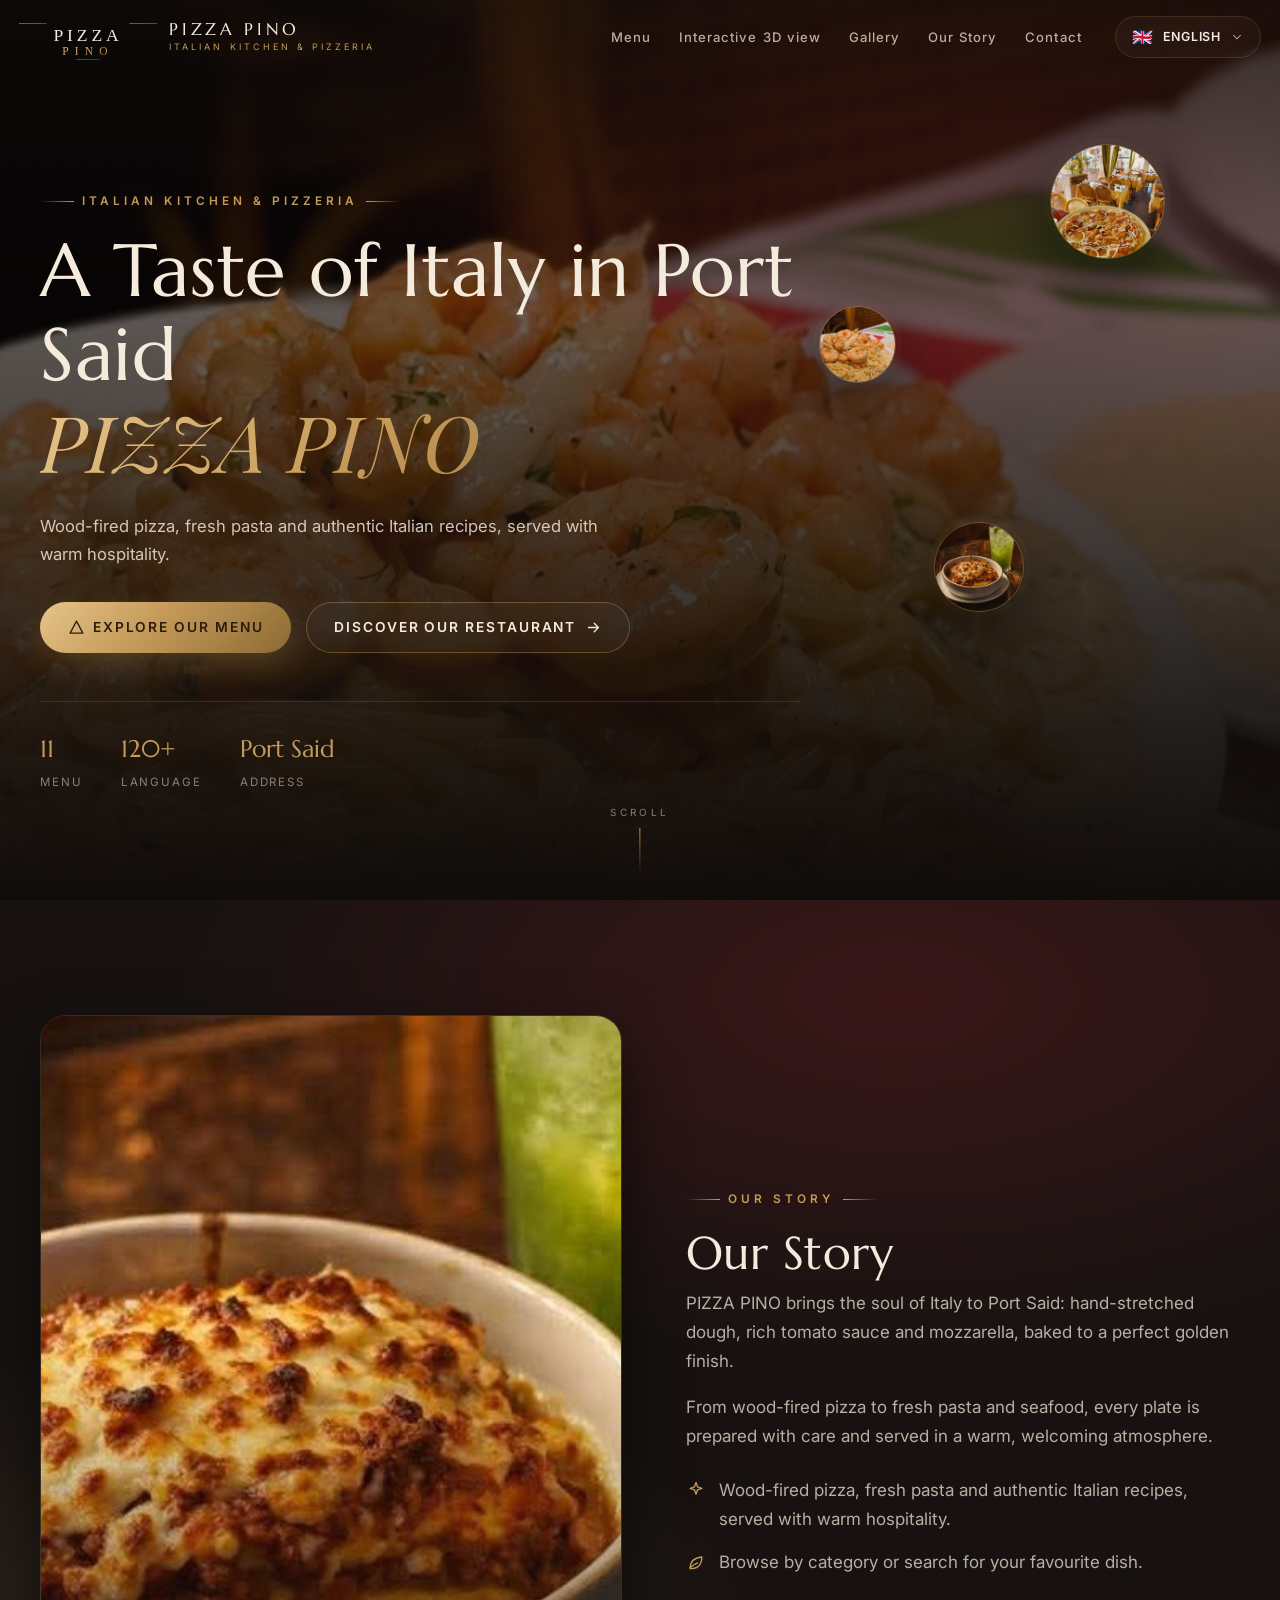
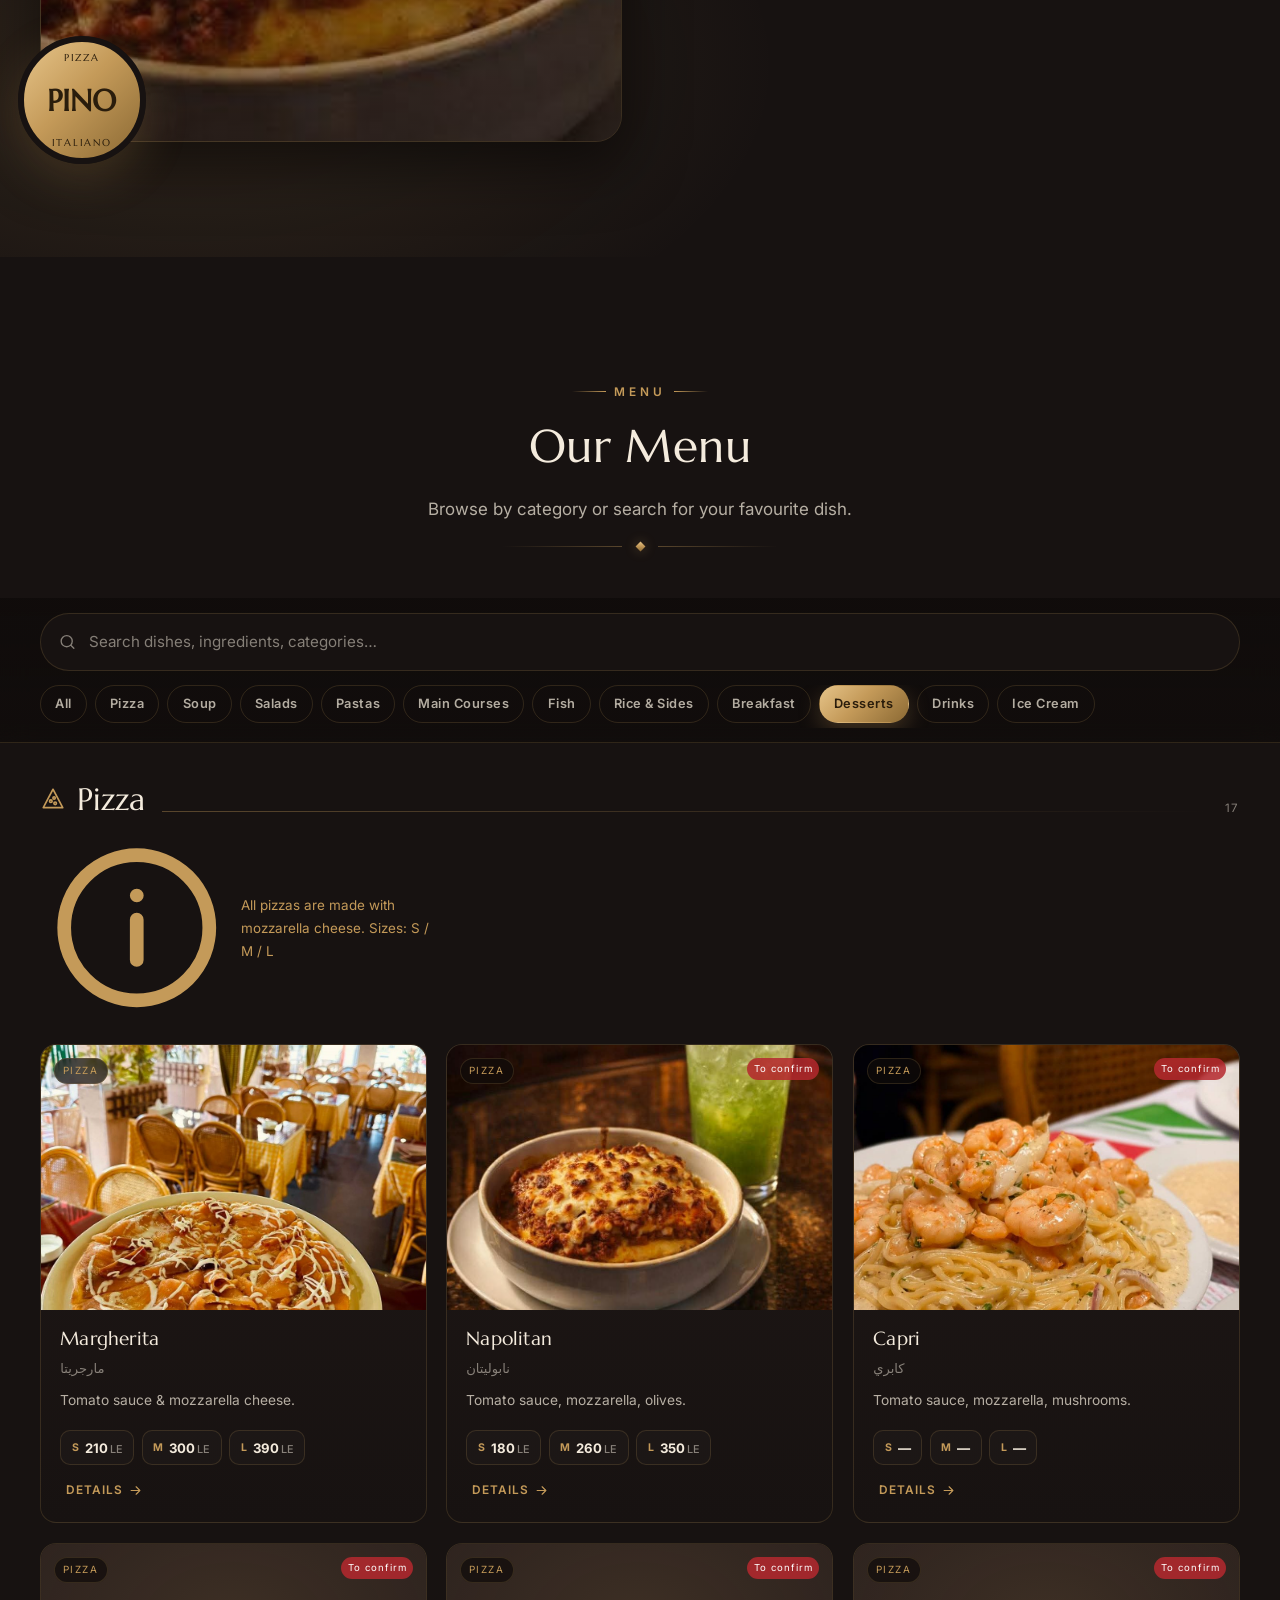
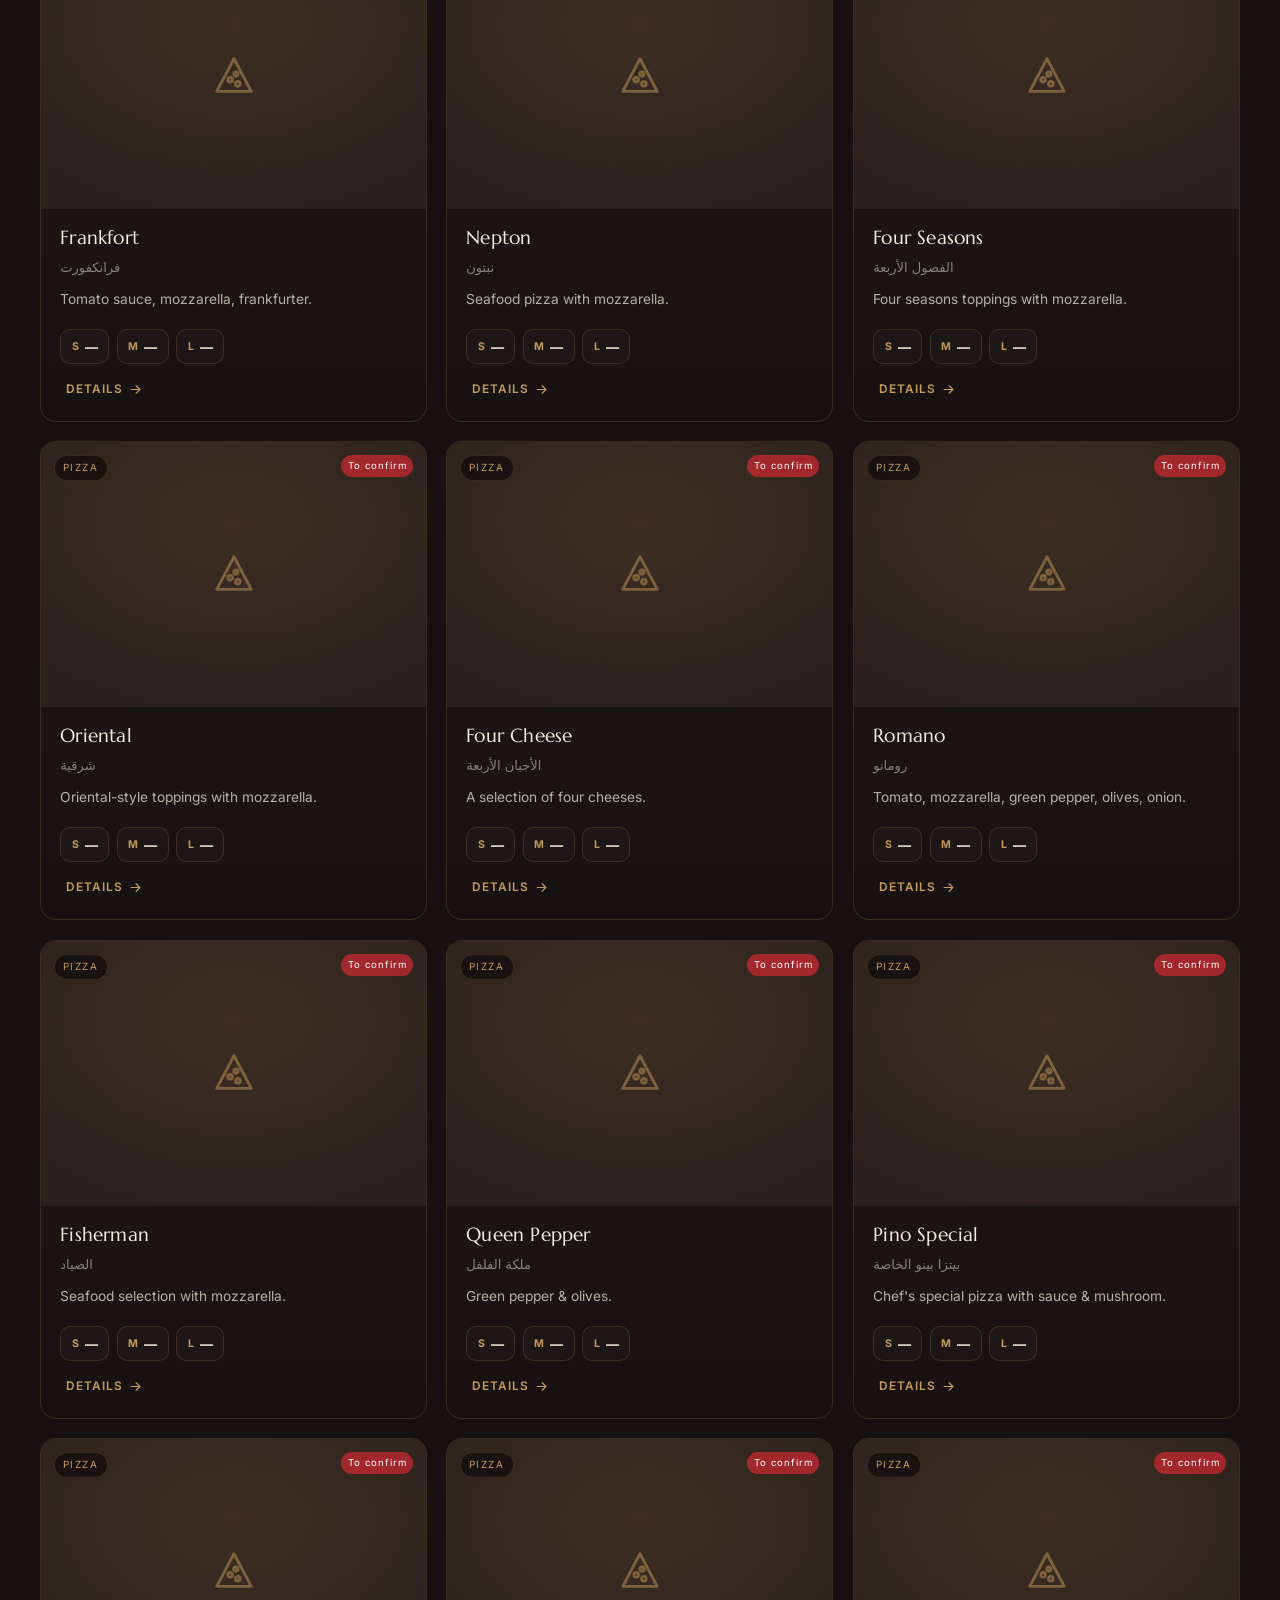
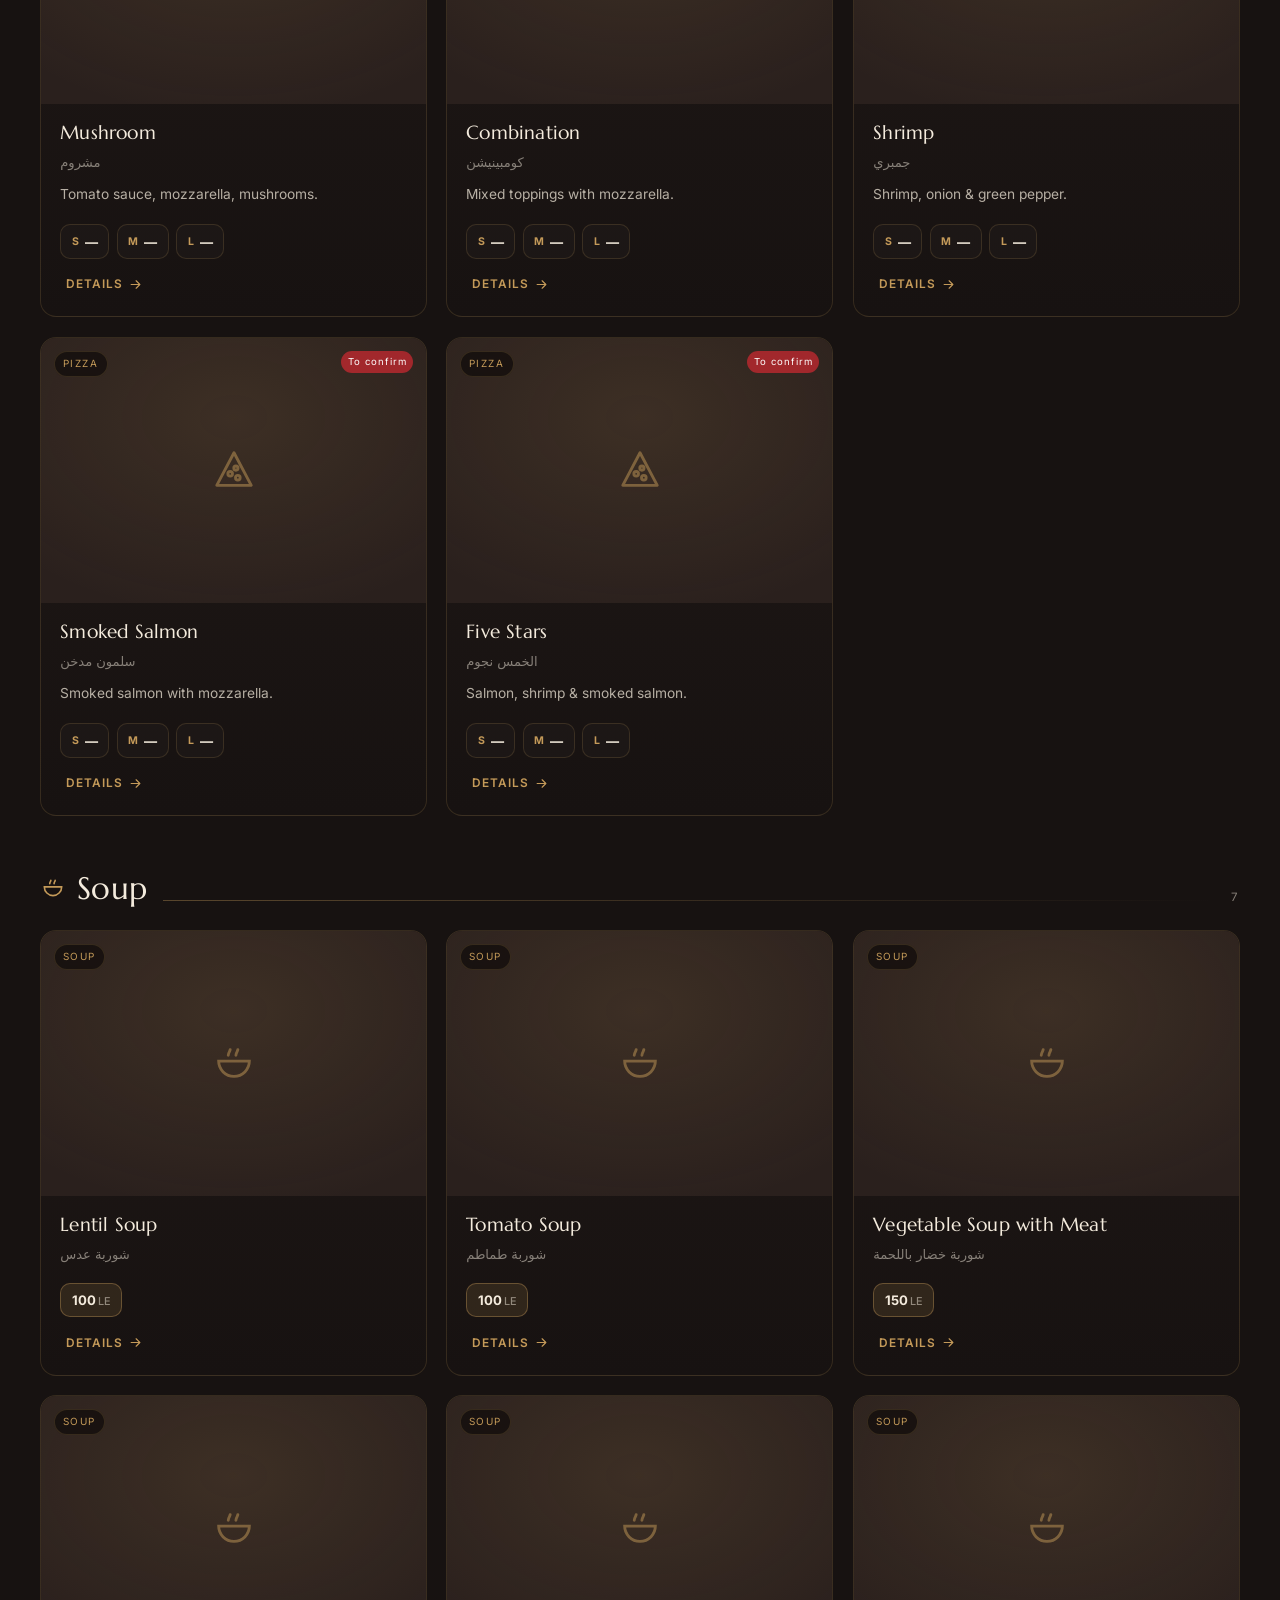
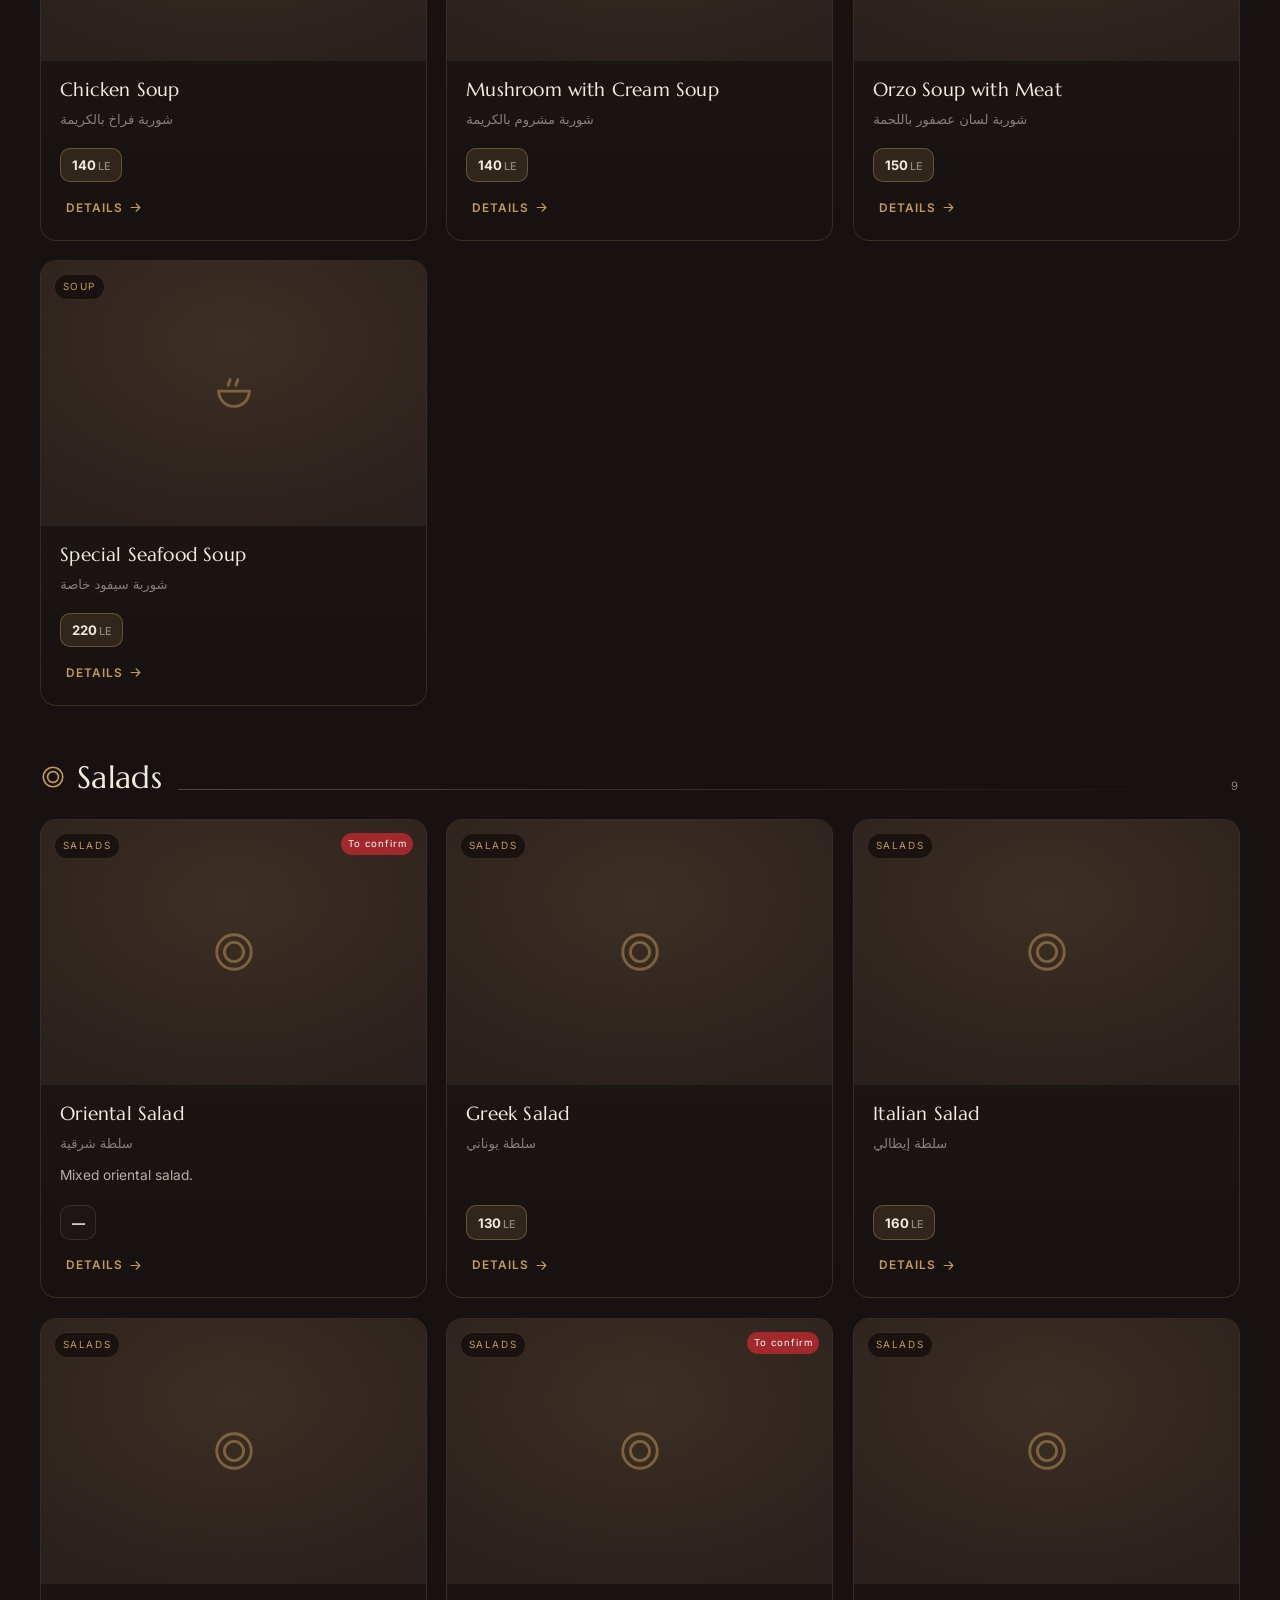
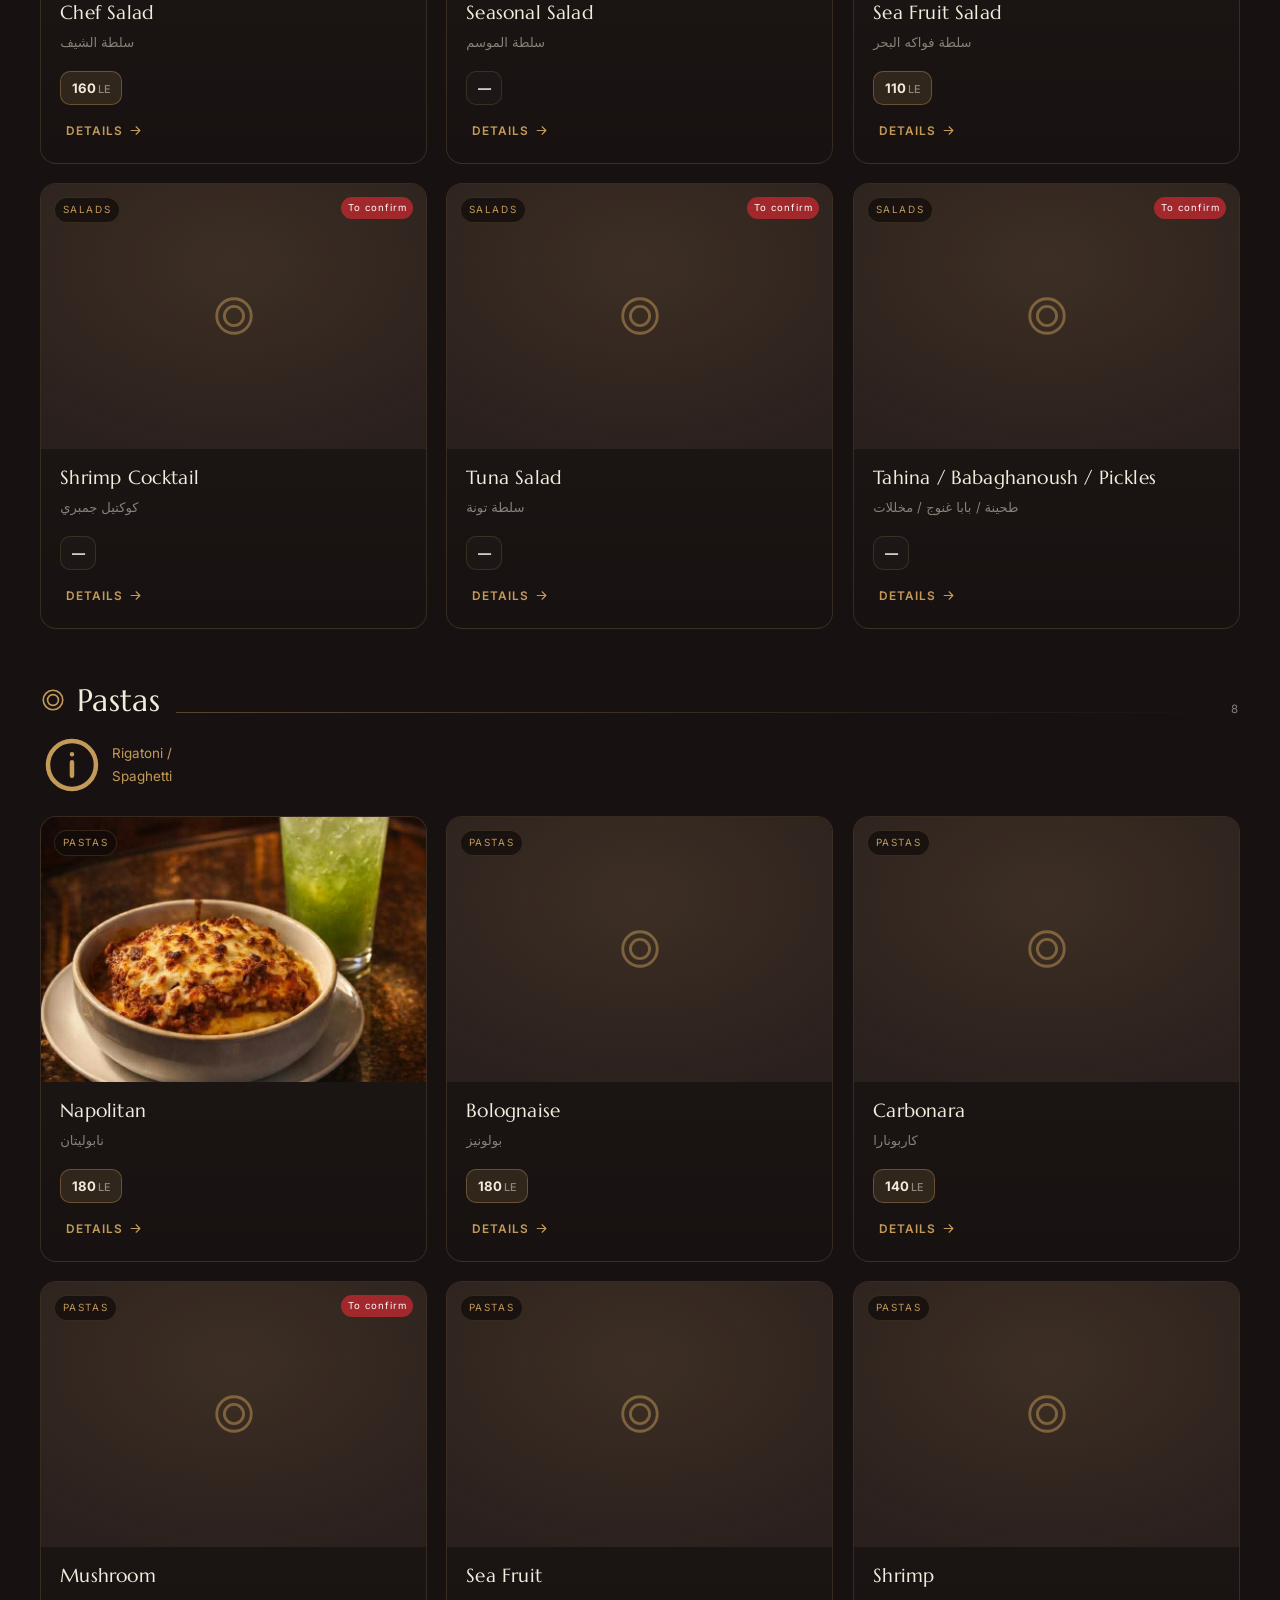
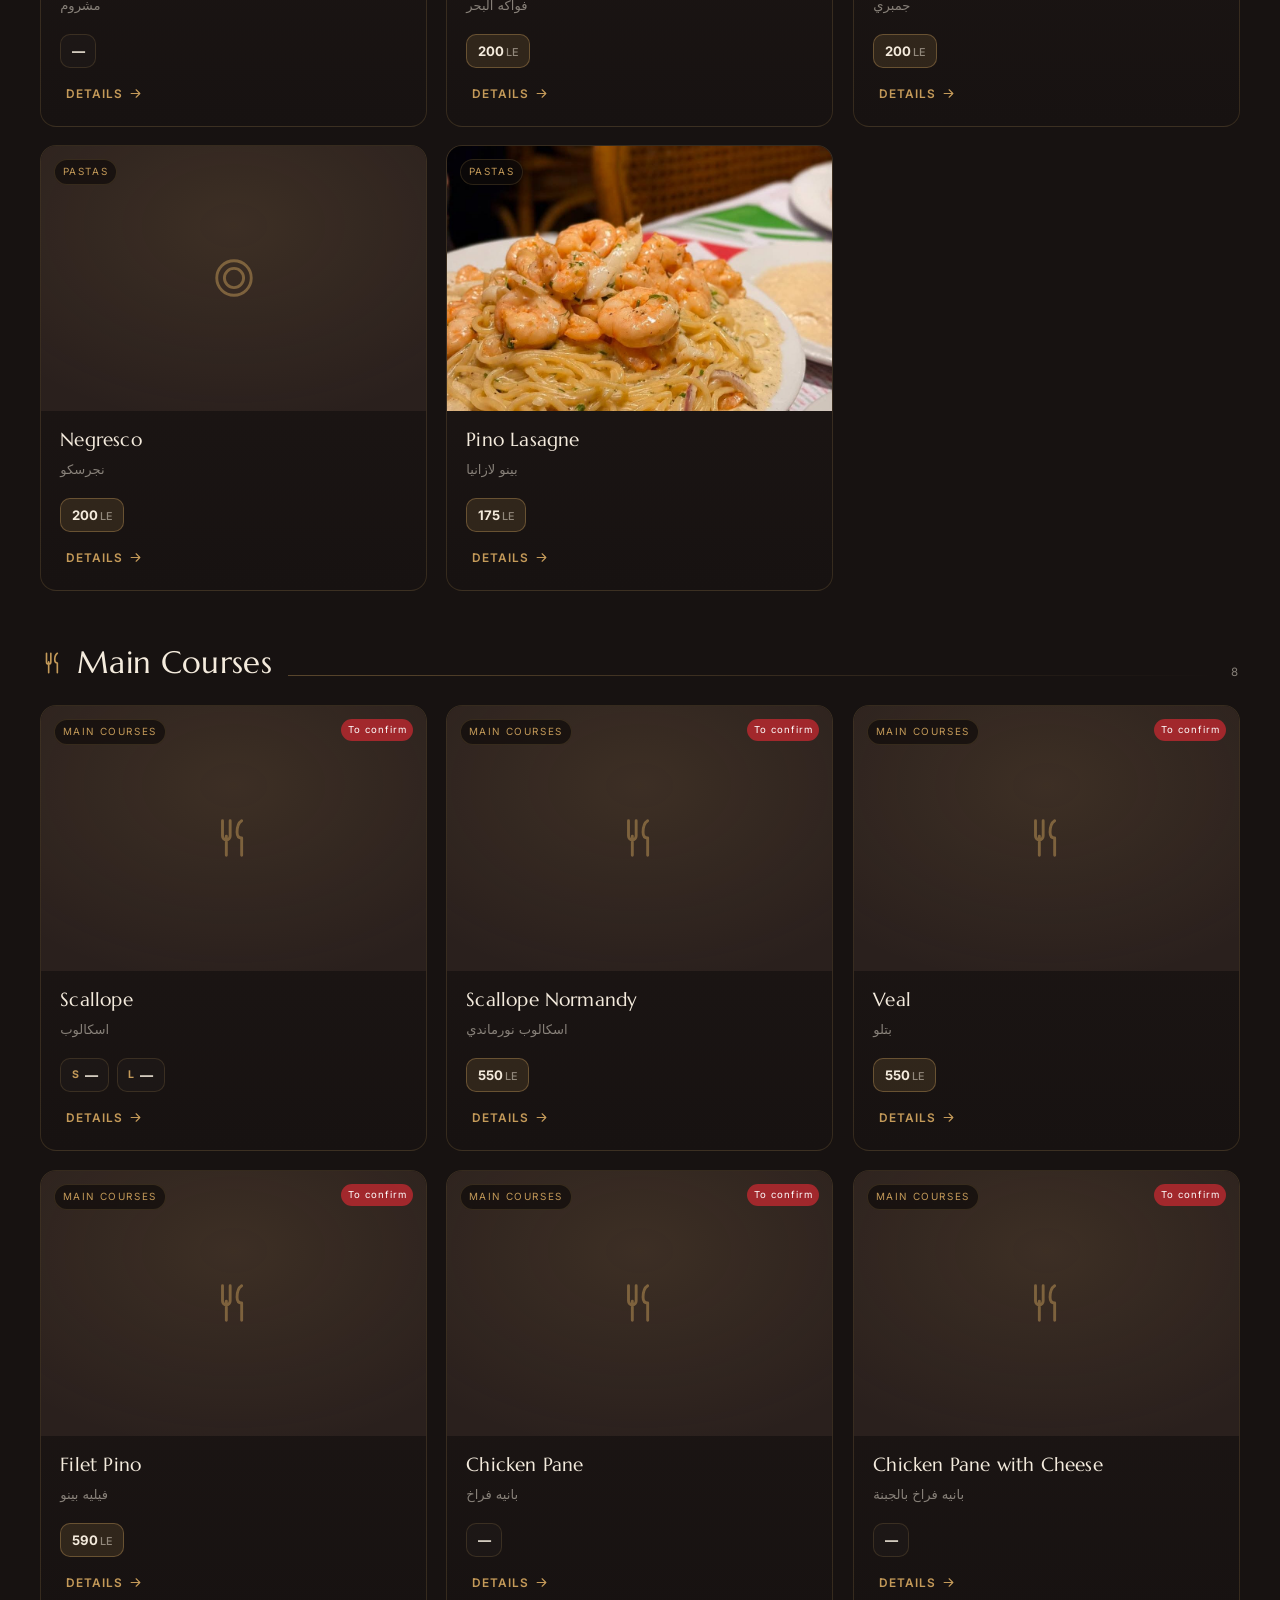
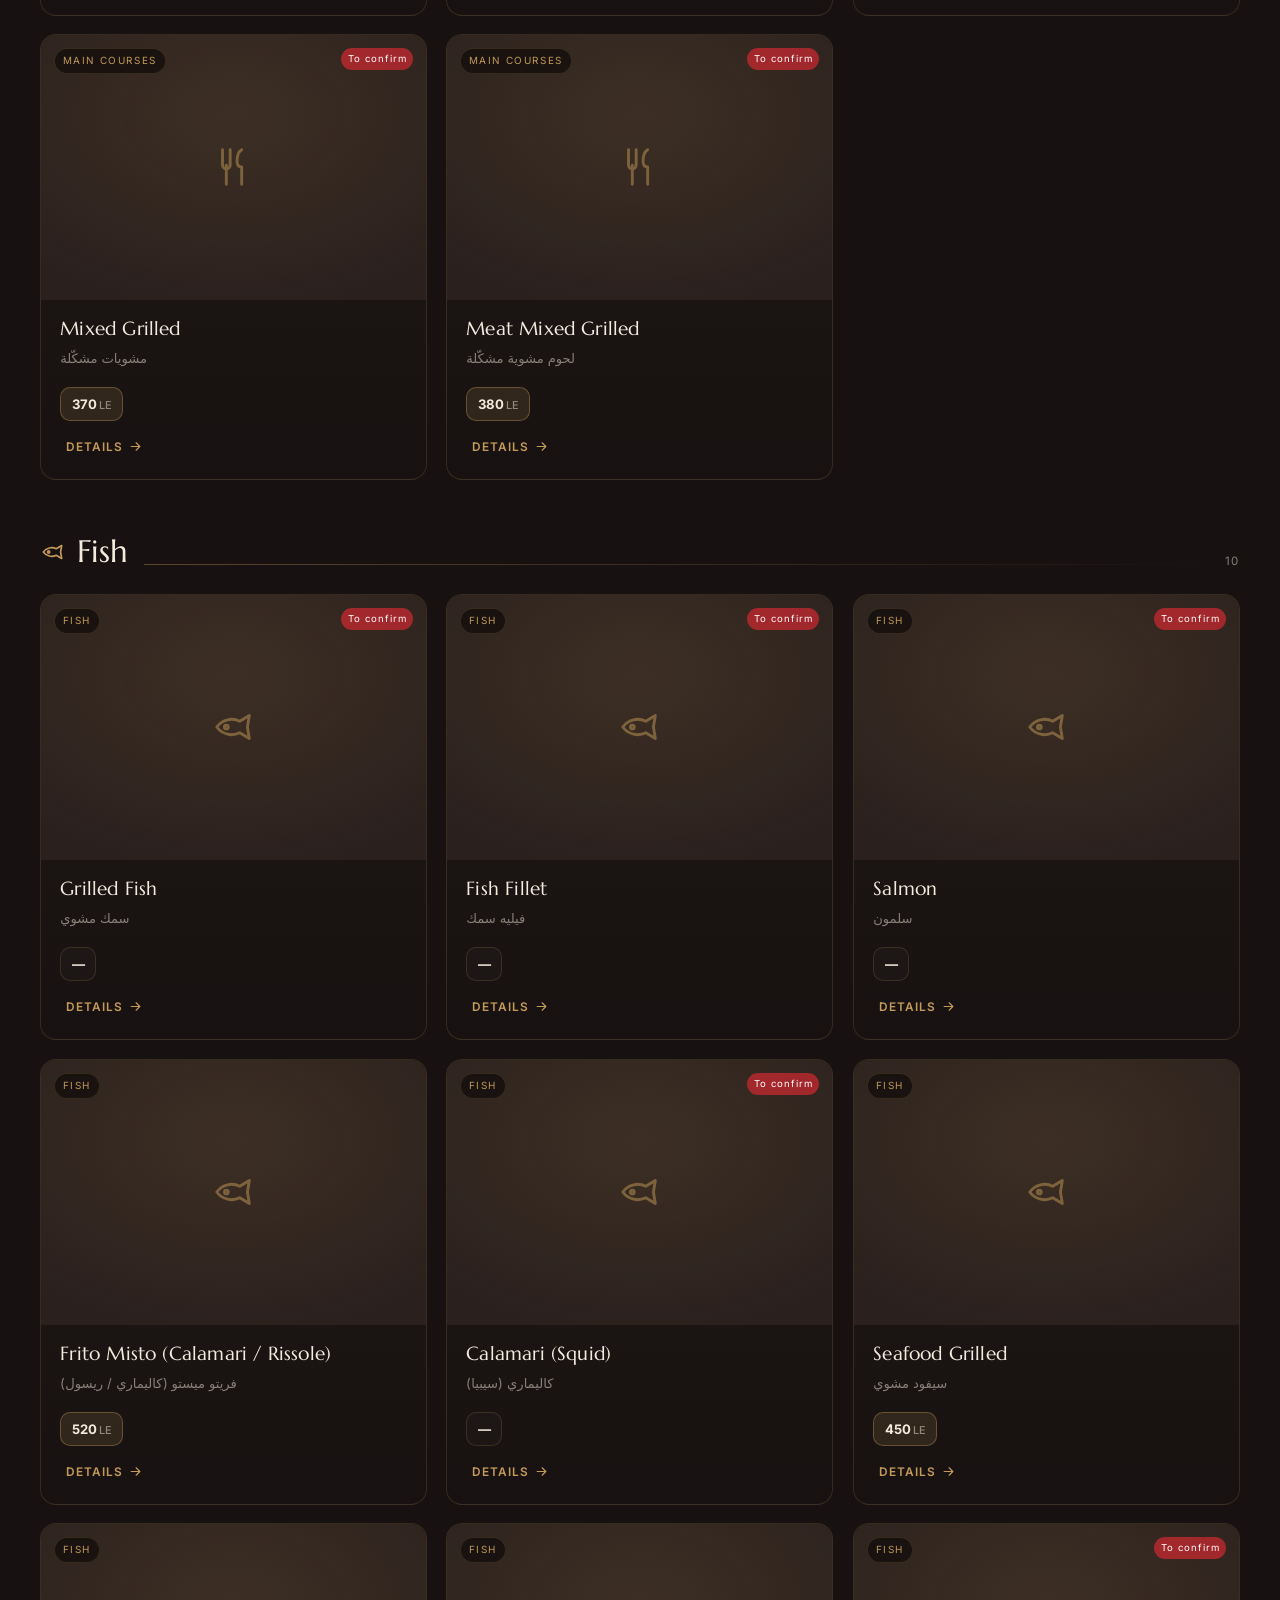
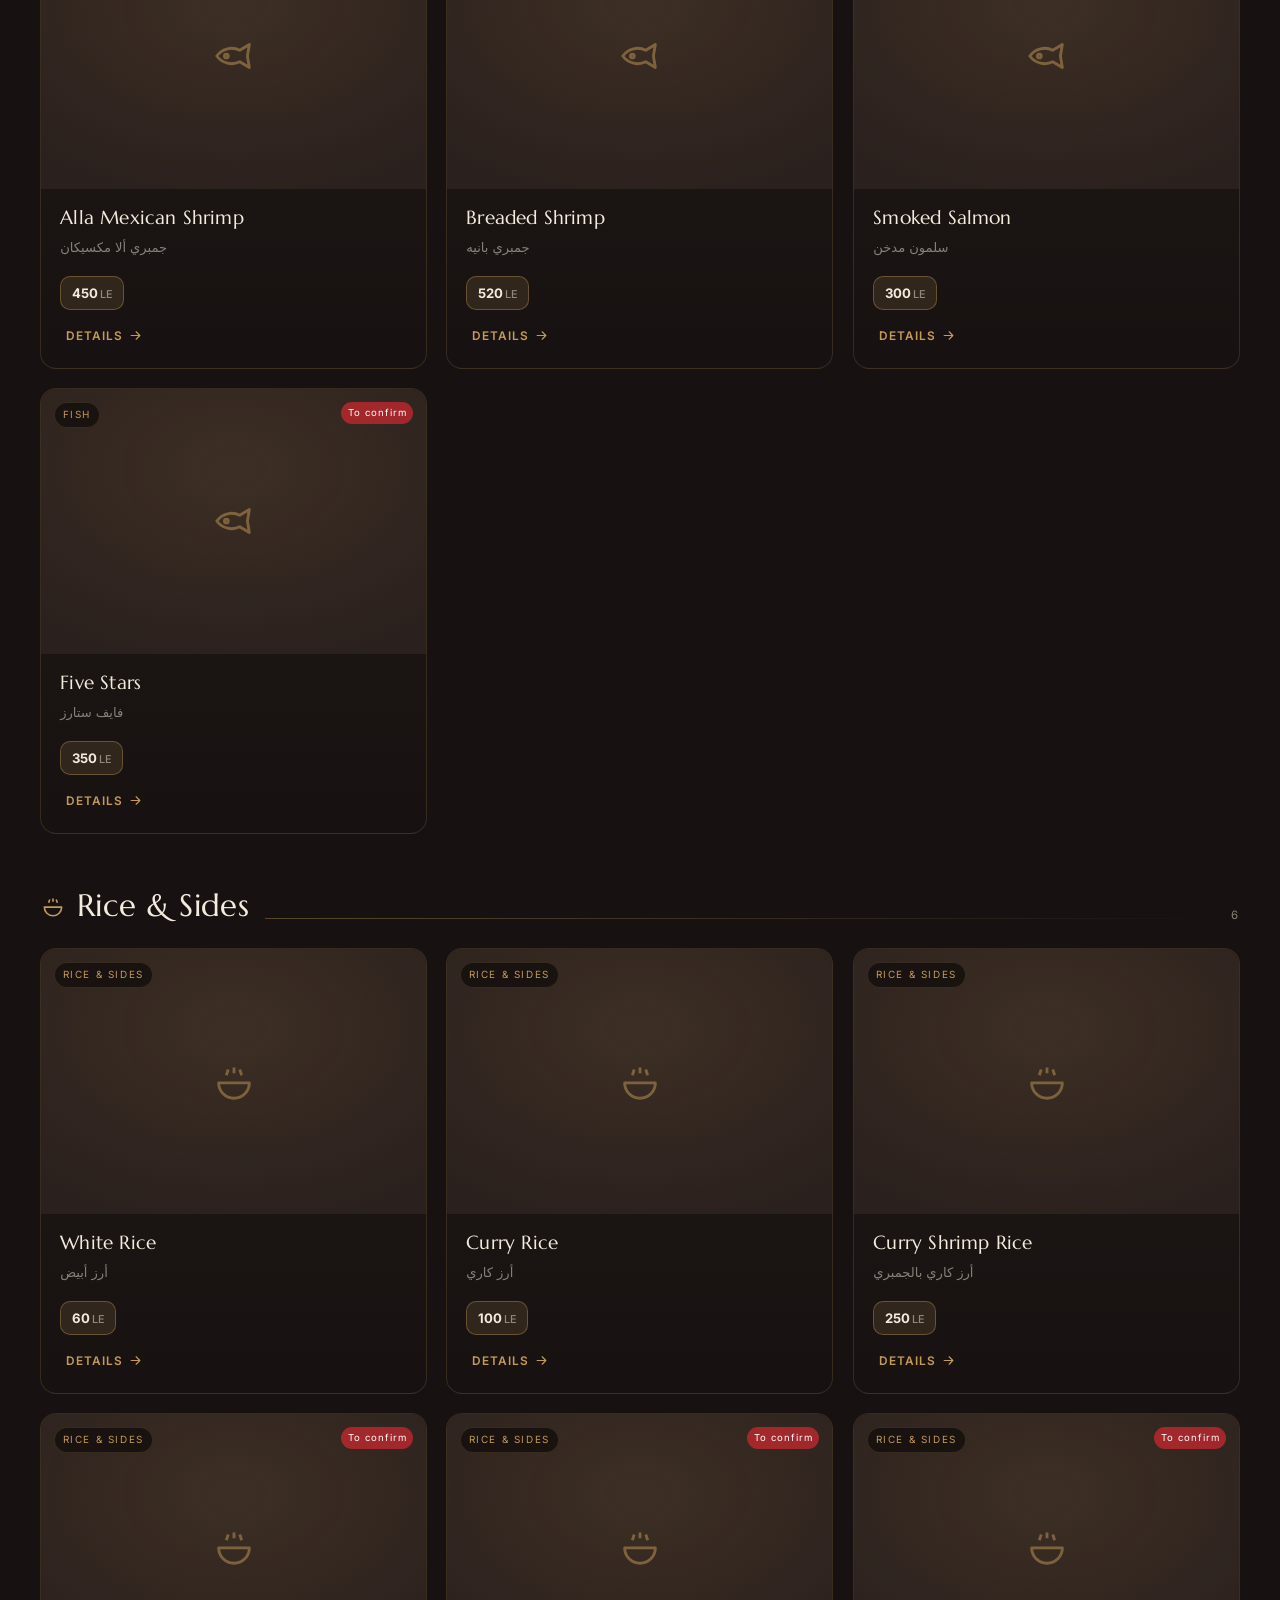
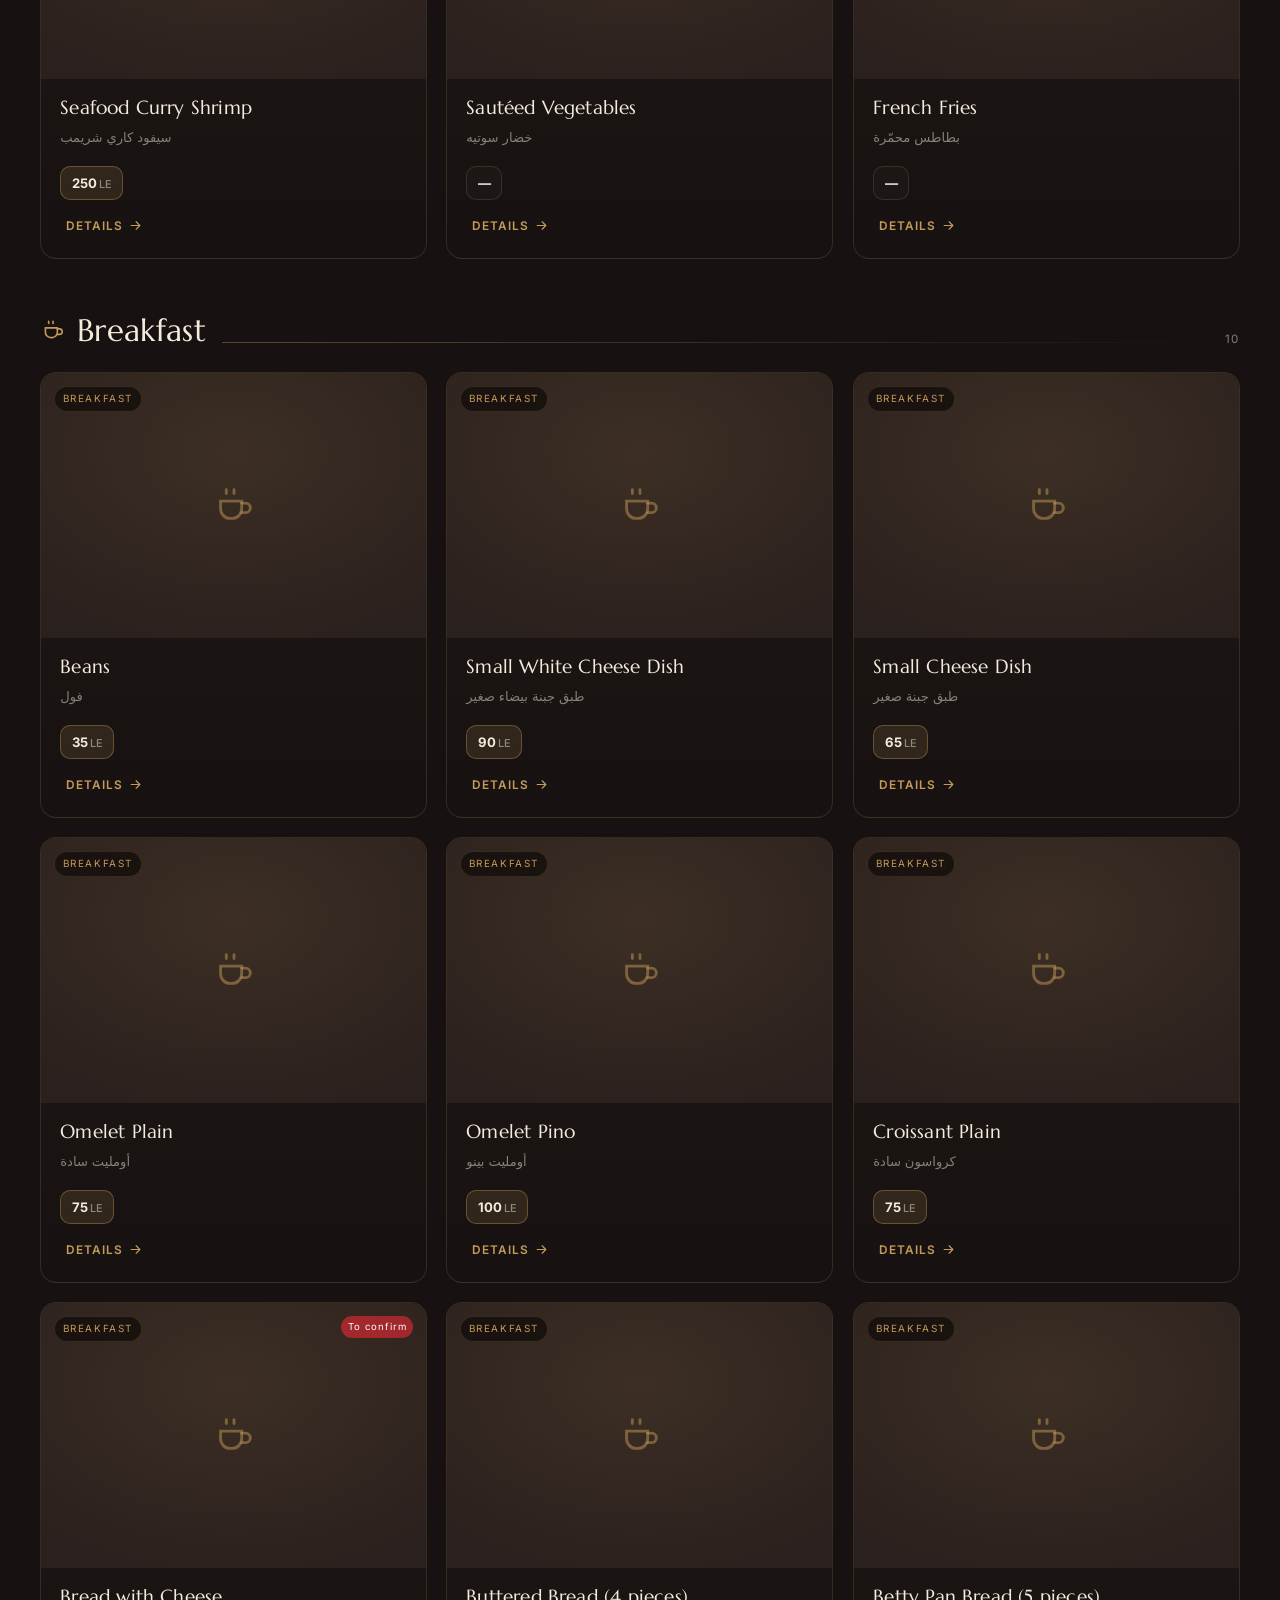
<file: index.html>
<!DOCTYPE html>
<html lang="en" dir="ltr">
<head>
<meta charset="utf-8">
<script>document.documentElement.classList.add("js");</script>
<meta name="viewport" content="width=device-width, initial-scale=1, viewport-fit=cover">
<meta name="theme-color" content="#171211">

<!-- ===================== SEO ===================== -->
<title>PIZZA PINO — Italian Kitchen &amp; Pizzeria in Port Said</title>
<meta name="description" content="PIZZA PINO — authentic Italian kitchen and pizzeria in Port Said, Egypt. Wood-fired pizza, fresh pasta, seafood and desserts. Explore our multilingual menu.">
<meta name="keywords" content="Pizza Pino, Italian restaurant, Port Said, pizza, pasta, seafood, Egypt, بيتزا بينو, بورسعيد, مطعم إيطالي">
<meta name="author" content="PIZZA PINO">
<link rel="canonical" href="./index.html">

<!-- ===================== Open Graph / Twitter ===================== -->
<meta property="og:type" content="restaurant">
<meta property="og:site_name" content="PIZZA PINO">
<meta property="og:title" content="PIZZA PINO — Italian Kitchen &amp; Pizzeria">
<meta property="og:description" content="A taste of Italy in Port Said. Wood-fired pizza, fresh pasta and authentic Italian recipes.">
<meta property="og:image" content="hero.jpg">
<meta property="og:image:alt" content="PIZZA PINO signature dish">
<meta property="og:locale" content="en_US">
<meta name="twitter:card" content="summary_large_image">
<meta name="twitter:title" content="PIZZA PINO — Italian Kitchen &amp; Pizzeria">
<meta name="twitter:description" content="A taste of Italy in Port Said.">
<meta name="twitter:image" content="hero.jpg">

<!-- ===================== Icons ===================== -->
<link rel="icon" href="favicon.svg" type="image/svg+xml">
<link rel="apple-touch-icon" href="logo.png">

<!-- ===================== Fonts ===================== -->
<link rel="preconnect" href="https://fonts.googleapis.com">
<link rel="preconnect" href="https://fonts.gstatic.com" crossorigin>
<link rel="stylesheet" href="https://fonts.googleapis.com/css2?family=Marcellus&family=Playfair+Display:ital,wght@0,500;0,600;1,500&family=Inter:wght@400;500;600;700&family=Cairo:wght@400;600;700&display=swap">

<!-- ===================== Styles ===================== -->
<link rel="stylesheet" href="style.css">

<!-- ===================== Structured data (only reliable fields) ===================== -->
<script type="application/ld+json">
{
  "@context": "https://schema.org",
  "@type": "Restaurant",
  "name": "PIZZA PINO",
  "description": "Italian kitchen and pizzeria in Port Said, Egypt. Wood-fired pizza, fresh pasta, seafood and desserts.",
  "servesCuisine": ["Italian", "Pizza"],
  "address": {
    "@type": "PostalAddress",
    "streetAddress": "23 July & Gomhoria St.",
    "addressLocality": "Port Said",
    "addressCountry": "EG"
  },
  "telephone": "+20 66 320 8949",
  "image": "hero.jpg",
  "url": "./index.html"
}
</script>
</head>
<body dir="ltr">

<!-- ===================== Preloader ===================== -->
<div id="preloader" role="status" aria-live="polite" aria-label="Loading">
  <div class="pre-inner">
    <div class="pre-logo">PIZZA <span>PINO</span></div>
    <div class="pre-line"><i></i></div>
    <div class="pre-tag" data-i18n="tagline">Italian Kitchen &amp; Pizzeria</div>
  </div>
</div>

<!-- ===================== Reading progress ===================== -->
<div class="progress-bar" id="progressBar" aria-hidden="true"></div>

<!-- ===================== Header ===================== -->
<header class="header" id="header">
  <div class="wrap">
    <a class="brand" href="#top" aria-label="PIZZA PINO — Italian Kitchen &amp; Pizzeria">
      <img src="logo.svg" alt="" aria-hidden="true" width="138" height="46">
      <span class="brand-text">
        <b>PIZZA PINO</b>
        <small data-i18n="tagline">Italian Kitchen &amp; Pizzeria</small>
      </span>
    </a>

    <nav class="nav" aria-label="Primary">
      <a href="#menu" data-i18n="nav_menu">Menu</a>
      <a href="#showcase" data-i18n="view_3d">Interactive 3D view</a>
      <a href="#gallery" data-i18n="nav_gallery">Gallery</a>
      <a href="#about" data-i18n="nav_about">Our Story</a>
      <a href="#contact" data-i18n="nav_contact">Contact</a>
    </nav>

    <div class="header-tools">
      <button class="lang-trigger" id="langTrigger" type="button" aria-haspopup="dialog">
        <span class="sr-only" data-i18n="lang_title">Choose your language</span>
        <span class="flag" id="langFlag" aria-hidden="true">🇬🇧</span>
        <span class="code" id="langCode">English</span>
        <span aria-hidden="true" style="display:inline-flex;width:14px;height:14px">
          <svg viewBox="0 0 24 24" fill="none" stroke="currentColor" stroke-width="1.8" stroke-linecap="round"><path d="M6 9l6 6 6-6"/></svg>
        </span>
      </button>
      <button class="icon-btn burger" id="burger" type="button" aria-label="Menu" aria-expanded="false" aria-controls="mobileNav">
        <svg viewBox="0 0 24 24" fill="none" stroke="currentColor" stroke-width="1.8" stroke-linecap="round"><path d="M4 7h16M4 12h16M4 17h16"/></svg>
      </button>
    </div>
  </div>
</header>

<!-- ===================== Mobile nav ===================== -->
<nav class="mobile-nav" id="mobileNav" aria-label="Mobile">
  <a href="#menu" data-i18n="nav_menu">Menu</a>
  <a href="#showcase" data-i18n="view_3d">Interactive 3D view</a>
  <a href="#gallery" data-i18n="nav_gallery">Gallery</a>
  <a href="#about" data-i18n="nav_about">Our Story</a>
  <a href="#contact" data-i18n="nav_contact">Contact</a>
</nav>

<main id="top">

  <!-- =========================================================
       HERO — cinematic
       ========================================================= -->
  <section class="hero" aria-label="Welcome">
    <div class="hero-bg">
      <img src="hero.jpg" alt="A signature PIZZA PINO dish" width="1600" height="1067" fetchpriority="high" decoding="async">
    </div>
    <div class="hero-veil"></div>
    <div class="hero-grain"></div>

    <div class="floaters" aria-hidden="true">
      <div class="floater f1"><img src="product-1.jpg" alt="" width="200" height="200" loading="lazy"></div>
      <div class="floater f2"><img src="product-2.jpg" alt="" width="200" height="200" loading="lazy"></div>
      <div class="floater f3"><img src="product-3.jpg" alt="" width="200" height="200" loading="lazy"></div>
    </div>

    <div class="wrap">
      <div class="hero-inner">
        <span class="eyebrow" data-i18n="tagline">Italian Kitchen &amp; Pizzeria</span>
        <h1>
          <span data-i18n="hero_title">A Taste of Italy in Port Said</span>
          <span class="accent">PIZZA PINO</span>
        </h1>
        <p class="hero-sub" data-i18n="hero_sub">Wood-fired pizza, fresh pasta and authentic Italian recipes, served with warm hospitality.</p>

        <div class="hero-cta">
          <a class="btn btn--gold" href="#menu">
            <svg viewBox="0 0 24 24" fill="none" stroke="currentColor" stroke-width="1.8" stroke-linecap="round" stroke-linejoin="round" aria-hidden="true"><path d="M12 3l9 17H3L12 3z"/></svg>
            <span data-i18n="cta_menu">Explore Our Menu</span>
          </a>
          <a class="btn btn--ghost" href="#about">
            <span data-i18n="cta_discover">Discover Our Restaurant</span>
            <svg viewBox="0 0 24 24" fill="none" stroke="currentColor" stroke-width="1.8" stroke-linecap="round" stroke-linejoin="round" aria-hidden="true"><path d="M5 12h14M13 6l6 6-6 6"/></svg>
          </a>
        </div>

        <div class="hero-meta">
          <div><b>11</b><span data-i18n="nav_menu">Menu</span></div>
          <div><b>120+</b><span data-i18n="lang_current">Language</span></div>
          <div><b>Port Said</b><span data-i18n="info_address">Address</span></div>
        </div>
      </div>
    </div>

    <div class="scroll-cue" aria-hidden="true">
      <span data-i18n="scroll">Scroll</span>
      <i></i>
    </div>
  </section>

  <!-- =========================================================
       STORY / ABOUT
       ========================================================= -->
  <section class="section section--warm" id="about">
    <div class="wrap">
      <div class="story">
        <div class="story-media reveal">
          <div class="frame tilt-el">
            <img src="restaurant.jpg" alt="PIZZA PINO" width="1400" height="788" loading="lazy" decoding="async">
          </div>
          <div class="badge" aria-hidden="true">
            <span>Pizza</span>
            <b>PINO</b>
            <span>Italiano</span>
          </div>
        </div>

        <div class="story-body reveal d1">
          <span class="eyebrow" data-i18n="nav_about">Our Story</span>
          <h2 data-i18n="about_title">Our Story</h2>
          <p data-i18n="about_p1">PIZZA PINO brings the soul of Italy to Port Said: hand-stretched dough, rich tomato sauce and mozzarella, baked to a perfect golden finish.</p>
          <p data-i18n="about_p2">From wood-fired pizza to fresh pasta and seafood, every plate is prepared with care and served in a warm, welcoming atmosphere.</p>
          <ul class="story-list">
            <li><svg viewBox="0 0 24 24" fill="none" stroke="currentColor" stroke-width="1.6" stroke-linecap="round" stroke-linejoin="round" aria-hidden="true"><path d="M12 3l1.8 5.2L19 10l-5.2 1.8L12 17l-1.8-5.2L5 10l5.2-1.8L12 3z"/></svg><span data-i18n="hero_sub">Wood-fired pizza, fresh pasta and authentic Italian recipes, served with warm hospitality.</span></li>
            <li><svg viewBox="0 0 24 24" fill="none" stroke="currentColor" stroke-width="1.6" stroke-linecap="round" stroke-linejoin="round" aria-hidden="true"><path d="M5 19c0-7 5-12 14-13 0 9-5 14-12 14H5z"/><path d="M5 19c3-3 6-5 9-6"/></svg><span data-i18n="menu_sub">Browse by category or search for your favourite dish.</span></li>
          </ul>
        </div>
      </div>
    </div>
  </section>

  <!-- =========================================================
       MENU
       ========================================================= -->
  <section class="section section--dark" id="menu">
    <div class="wrap">
      <div class="section-head reveal">
        <span class="eyebrow" data-i18n="nav_menu">Menu</span>
        <h2 data-i18n="menu_title">Our Menu</h2>
        <p data-i18n="menu_sub">Browse by category or search for your favourite dish.</p>
        <div class="ornament" aria-hidden="true"><span class="dot"></span></div>
      </div>
    </div>

    <!-- sticky toolbar -->
    <div class="menu-toolbar">
      <div class="wrap inner">
        <div class="search-row">
          <span class="search-ico" aria-hidden="true">
            <svg viewBox="0 0 24 24" fill="none" stroke="currentColor" stroke-width="1.7" stroke-linecap="round"><circle cx="11" cy="11" r="7"/><path d="M20 20l-3.2-3.2"/></svg>
          </span>
          <input type="search" id="menuSearch" autocomplete="off"
                 data-i18n-ph="search_ph" data-i18n-aria="search_ph"
                 placeholder="Search dishes, ingredients, categories…" aria-label="Search the menu">
          <span class="search-count" id="searchCount" aria-hidden="true"></span>
          <button class="search-clear" id="searchClear" type="button" data-i18n-aria="close" aria-label="Clear search">
            <svg viewBox="0 0 24 24" fill="none" stroke="currentColor" stroke-width="1.8" stroke-linecap="round" aria-hidden="true"><path d="M6 6l12 12M18 6L6 18"/></svg>
          </button>
        </div>
        <div class="cat-nav" id="catNav" role="group" aria-label="Menu categories"></div>
      </div>
    </div>

    <div class="wrap">
      <div id="menuHost" aria-live="polite"></div>
      <div class="price-note reveal">
        <svg viewBox="0 0 24 24" fill="none" stroke="currentColor" stroke-width="1.7" stroke-linecap="round" aria-hidden="true"><circle cx="12" cy="12" r="9"/><path d="M12 11v5M12 8h.01"/></svg>
        <span data-i18n="review_note">Some prices are being confirmed with the restaurant.</span>
      </div>
    </div>
  </section>

  <!-- =========================================================
       3D SHOWCASE
       ========================================================= -->
  <section class="section section--deep" id="showcase">
    <div class="wrap">
      <div class="showcase">
        <div class="stage reveal" id="stage">
          <div class="stage-glow" aria-hidden="true"></div>
          <div class="tilt" id="tiltDish">
            <div class="tilt-ring" aria-hidden="true"></div>
            <img src="product-1.jpg" alt="PIZZA PINO signature dish — interactive tilt view" width="640" height="640" loading="lazy" decoding="async">
          </div>
          <div class="stage-hint">
            <svg viewBox="0 0 24 24" fill="none" stroke="currentColor" stroke-width="1.7" stroke-linecap="round" aria-hidden="true"><rect x="8" y="3" width="8" height="18" rx="4"/><path d="M12 7v3"/></svg>
            <span data-i18n="hint_3d">Move your cursor to tilt the dish</span>
          </div>
        </div>

        <div class="showcase-body reveal d1">
          <span class="eyebrow" data-i18n="view_3d">Interactive 3D view</span>
          <h2 data-i18n="gallery_title">From Our Kitchen</h2>
          <p data-i18n="gallery_sub">A glimpse of PIZZA PINO.</p>
          <ul class="showcase-feats">
            <li><svg viewBox="0 0 24 24" fill="none" stroke="currentColor" stroke-width="1.6" stroke-linecap="round" stroke-linejoin="round" aria-hidden="true"><path d="M12 3l1.8 5.2L19 10l-5.2 1.8L12 17l-1.8-5.2L5 10l5.2-1.8L12 3z"/></svg><span data-i18n="hint_3d">Move your cursor to tilt the dish</span></li>
            <li><svg viewBox="0 0 24 24" fill="none" stroke="currentColor" stroke-width="1.6" stroke-linecap="round" stroke-linejoin="round" aria-hidden="true"><circle cx="12" cy="12" r="9"/><circle cx="12" cy="12" r="5"/></svg><span data-i18n="details">Details</span></li>
          </ul>
          <p style="font-size:.82rem;color:var(--text-mute);margin-top:1.2rem">
            Note: only a single photograph per dish is available, so this is a 3D tilt &amp; parallax effect — not a true 360° photographic view.
          </p>
        </div>
      </div>
    </div>
  </section>

  <!-- =========================================================
       GALLERY
       ========================================================= -->
  <section class="section section--dark" id="gallery">
    <div class="wrap">
      <div class="section-head reveal">
        <span class="eyebrow" data-i18n="nav_gallery">Gallery</span>
        <h2 data-i18n="gallery_title">From Our Kitchen</h2>
        <p data-i18n="gallery_sub">A glimpse of PIZZA PINO.</p>
      </div>

      <div class="gallery-grid">
        <div class="g-item big reveal" tabindex="0" role="button" aria-label="Open image">
          <img src="hero.jpg" alt="PIZZA PINO signature dish" loading="lazy" decoding="async">
          <span class="cap">PIZZA PINO</span>
        </div>
        <div class="g-item reveal d1" tabindex="0" role="button" aria-label="Open image">
          <img src="product-1.jpg" alt="PIZZA PINO dish" loading="lazy" decoding="async">
        </div>
        <div class="g-item reveal d2" tabindex="0" role="button" aria-label="Open image">
          <img src="product-2.jpg" alt="PIZZA PINO dish" loading="lazy" decoding="async">
        </div>
        <div class="g-item reveal d1" tabindex="0" role="button" aria-label="Open image">
          <img src="product-3.jpg" alt="PIZZA PINO dish" loading="lazy" decoding="async">
        </div>
        <div class="g-item wide reveal d2" tabindex="0" role="button" aria-label="Open image">
          <img src="restaurant.jpg" alt="PIZZA PINO" loading="lazy" decoding="async">
        </div>
        <div class="g-item reveal d3" tabindex="0" role="button" aria-label="Open image">
          <img src="hero-wide.jpg" alt="PIZZA PINO" loading="lazy" decoding="async">
        </div>
        <div class="g-item reveal d2" tabindex="0" role="button" aria-label="Open menu page">
          <img src="menu-page-1.jpg" alt="PIZZA PINO menu page" loading="lazy" decoding="async">
        </div>
        <div class="g-item reveal d3" tabindex="0" role="button" aria-label="Open menu page">
          <img src="menu-page-2.jpg" alt="PIZZA PINO menu page" loading="lazy" decoding="async">
        </div>
      </div>
    </div>
  </section>

  <!-- =========================================================
       INFO / VISIT
       ========================================================= -->
  <section class="section section--warm" id="contact">
    <div class="wrap">
      <div class="section-head reveal">
        <span class="eyebrow" data-i18n="nav_contact">Contact</span>
        <h2 data-i18n="info_title">Visit Us</h2>
      </div>

      <div class="info-grid">
        <div class="info-card reveal">
          <div class="ico"><svg viewBox="0 0 24 24" fill="none" stroke="currentColor" stroke-width="1.7" stroke-linecap="round" stroke-linejoin="round" aria-hidden="true"><path d="M12 21s7-5.5 7-11a7 7 0 10-14 0c0 5.5 7 11 7 11z"/><circle cx="12" cy="10" r="2.6"/></svg></div>
          <h3 data-i18n="info_address">Address</h3>
          <p>23 July &amp; Gomhoria St.<br>Port Said, Egypt</p>
          <div class="links" style="margin-top:.6rem">
            <a href="https://www.google.com/maps/search/?api=1&query=Pizza+Pino+Port+Said" target="_blank" rel="noopener noreferrer" data-i18n="info_map">Open in Maps</a>
          </div>
        </div>

        <div class="info-card reveal d1">
          <div class="ico"><svg viewBox="0 0 24 24" fill="none" stroke="currentColor" stroke-width="1.7" stroke-linecap="round" stroke-linejoin="round" aria-hidden="true"><path d="M4 4h4l2 5-2.5 1.5a12 12 0 006 6L15 14l5 2v4a1 1 0 01-1 1A16 16 0 013 5a1 1 0 011-1z"/></svg></div>
          <h3 data-i18n="info_phone">Phone</h3>
          <div class="links">
            <a href="tel:+20663208949">320 89 49</a>
            <a href="tel:+20663208812">320 88 12</a>
          </div>
        </div>

        <div class="info-card reveal d2">
          <div class="ico"><svg viewBox="0 0 24 24" fill="none" stroke="currentColor" stroke-width="1.7" stroke-linecap="round" aria-hidden="true"><circle cx="12" cy="12" r="9"/><path d="M12 7v5l3.2 2"/></svg></div>
          <h3 data-i18n="info_hours">Opening Hours</h3>
          <p class="review-flag" data-i18n="hours_value">To be confirmed</p>
        </div>

        <div class="info-card reveal d3">
          <div class="ico"><svg viewBox="0 0 24 24" fill="none" stroke="currentColor" stroke-width="1.7" stroke-linecap="round" stroke-linejoin="round" aria-hidden="true"><rect x="3" y="5" width="18" height="14" rx="2"/><path d="M3 7l9 6 9-6"/></svg></div>
          <h3 data-i18n="info_follow">Follow Us</h3>
          <p class="review-flag" data-i18n="hours_value">To be confirmed</p>
        </div>
      </div>
    </div>
  </section>

</main>

<!-- =========================================================
     FOOTER
     ========================================================= -->
<footer class="footer">
  <div class="wrap">
    <div class="footer-grid">
      <div class="footer-brand">
        <img src="logo.svg" alt="PIZZA PINO logo" width="186" height="62" loading="lazy">
        <div class="brand-name">PIZZA PINO</div>
        <p data-i18n="hero_sub">Wood-fired pizza, fresh pasta and authentic Italian recipes, served with warm hospitality.</p>
      </div>

      <div>
        <h4 data-i18n="footer_quick">Quick Links</h4>
        <div class="footer-links">
          <a href="#menu" data-i18n="nav_menu">Menu</a>
          <a href="#gallery" data-i18n="nav_gallery">Gallery</a>
          <a href="#about" data-i18n="nav_about">Our Story</a>
          <a href="#contact" data-i18n="nav_contact">Contact</a>
        </div>
      </div>

      <div>
        <h4 data-i18n="footer_contact">Contact</h4>
        <div class="footer-links">
          <a href="https://www.google.com/maps/search/?api=1&query=Pizza+Pino+Port+Said" target="_blank" rel="noopener noreferrer">
            <svg viewBox="0 0 24 24" fill="none" stroke="currentColor" stroke-width="1.7" stroke-linecap="round" stroke-linejoin="round" aria-hidden="true"><path d="M12 21s7-5.5 7-11a7 7 0 10-14 0c0 5.5 7 11 7 11z"/><circle cx="12" cy="10" r="2.6"/></svg>
            Port Said, Egypt
          </a>
          <a href="tel:+20663208949">
            <svg viewBox="0 0 24 24" fill="none" stroke="currentColor" stroke-width="1.7" stroke-linecap="round" stroke-linejoin="round" aria-hidden="true"><path d="M4 4h4l2 5-2.5 1.5a12 12 0 006 6L15 14l5 2v4a1 1 0 01-1 1A16 16 0 013 5a1 1 0 011-1z"/></svg>
            320 89 49
          </a>
        </div>
      </div>

      <div>
        <h4 data-i18n="footer_lang">Language</h4>
        <div class="footer-links">
          <button type="button" onclick="document.getElementById('langTrigger').click()">
            <svg viewBox="0 0 24 24" fill="none" stroke="currentColor" stroke-width="1.6" aria-hidden="true"><circle cx="12" cy="12" r="9"/><path d="M3 12h18M12 3c2.6 2.6 2.6 15.4 0 18M12 3c-2.6 2.6-2.6 15.4 0 18"/></svg>
            <span id="footerLang">English</span>
          </button>
        </div>
      </div>
    </div>

    <div class="footer-bottom">
      <div class="row">
        <span>© <span id="year">2026</span> PIZZA PINO. <span data-i18n="rights">All rights reserved.</span></span>
        <span class="dev-credit">
          <span data-i18n="developed_by">Developed by</span>
          <span class="name">Kazem Salah</span>
          <span class="sep">·</span>
          <a href="mailto:kazemsalah77@gmail.com">
            <svg viewBox="0 0 24 24" fill="none" stroke="currentColor" stroke-width="1.7" stroke-linecap="round" stroke-linejoin="round" aria-hidden="true"><rect x="3" y="5" width="18" height="14" rx="2"/><path d="M3 7l9 6 9-6"/></svg>
            kazemsalah77@gmail.com
          </a>
          <span class="sep">·</span>
          <a href="tel:01115116456">
            <svg viewBox="0 0 24 24" fill="none" stroke="currentColor" stroke-width="1.7" stroke-linecap="round" stroke-linejoin="round" aria-hidden="true"><path d="M4 4h4l2 5-2.5 1.5a12 12 0 006 6L15 14l5 2v4a1 1 0 01-1 1A16 16 0 013 5a1 1 0 011-1z"/></svg>
            01115116456
          </a>
          <span class="sep">·</span>
          <a href="https://wa.me/201115116456" target="_blank" rel="noopener noreferrer">
            <svg viewBox="0 0 24 24" fill="currentColor" aria-hidden="true"><path d="M12 2a10 10 0 00-8.7 15L2 22l5.2-1.3A10 10 0 1012 2zm0 2a8 8 0 11-4.2 14.8l-.3-.2-3 .8.8-2.9-.2-.3A8 8 0 0112 4zm-3 4c-.2 0-.5.1-.7.3-.3.3-.8.8-.8 1.9s.8 2.2 1 2.4c.1.2 1.6 2.5 3.9 3.4 1.9.8 2.3.6 2.7.6.4 0 1.4-.6 1.6-1.1.2-.6.2-1 .1-1.1 0-.1-.2-.2-.5-.3l-1.7-.8c-.2-.1-.4-.1-.6.1l-.8 1c-.2.2-.3.2-.5.1-.3-.1-1.1-.4-2-1.3-.8-.7-1.3-1.5-1.4-1.8-.1-.2 0-.4.1-.5l.4-.5c.1-.2.1-.3.2-.5s0-.3 0-.5L9.5 8.6C9.3 8.1 9.1 8.2 9 8.2z"/></svg>
            WhatsApp
          </a>
        </span>
      </div>
    </div>
  </div>
</footer>

<!-- ===================== Back to top ===================== -->
<button class="to-top" id="toTop" type="button" data-i18n-aria="back_top" aria-label="Back to top">
  <svg viewBox="0 0 24 24" fill="none" stroke="currentColor" stroke-width="1.9" stroke-linecap="round" stroke-linejoin="round" aria-hidden="true"><path d="M12 19V5M6 11l6-6 6 6"/></svg>
</button>

<!-- ===================== Toast ===================== -->
<div class="toast" id="toast" role="status" aria-live="polite"></div>

<!-- ===================== Language modal ===================== -->
<div class="modal" id="langModal" role="dialog" aria-modal="true" aria-labelledby="langTitle">
  <div class="modal-card">
    <div class="modal-head">
      <h3 id="langTitle" data-i18n="lang_title">Choose your language</h3>
      <button class="close" type="button" data-close data-i18n-aria="close" aria-label="Close">
        <svg viewBox="0 0 24 24" fill="none" stroke="currentColor" stroke-width="1.8" stroke-linecap="round" aria-hidden="true"><path d="M6 6l12 12M18 6L6 18"/></svg>
      </button>
    </div>
    <div class="lang-search-wrap">
      <svg viewBox="0 0 24 24" fill="none" stroke="currentColor" stroke-width="1.7" stroke-linecap="round" aria-hidden="true"><circle cx="11" cy="11" r="7"/><path d="M20 20l-3.2-3.2"/></svg>
      <input class="lang-search" id="langSearch" type="search" autocomplete="off"
             data-i18n-ph="lang_search" data-i18n-aria="lang_search" placeholder="Search language…" aria-label="Search language">
    </div>
    <div class="lang-list" id="langList"></div>
  </div>
</div>

<!-- ===================== Product modal ===================== -->
<div class="modal" id="productModal" role="dialog" aria-modal="true" aria-label="Dish details">
  <div class="modal-card" id="pmCard"></div>
</div>

<!-- ===================== Lightbox ===================== -->
<div class="modal" id="lightbox" role="dialog" aria-modal="true" aria-label="Image viewer">
  <div class="modal-card" style="position:relative">
    <button class="lb-close" type="button" data-close data-i18n-aria="close" aria-label="Close">
      <svg viewBox="0 0 24 24" fill="none" stroke="currentColor" stroke-width="1.8" stroke-linecap="round" aria-hidden="true"><path d="M6 6l12 12M18 6L6 18"/></svg>
    </button>
    <img id="lbImg" src="hero.jpg" alt="">
  </div>
</div>

<!-- ===================== Data + logic ===================== -->
<script src="menu-data.js"></script>
<script src="translations.js"></script>
<script src="script.js"></script>
</body>
</html>
</file>
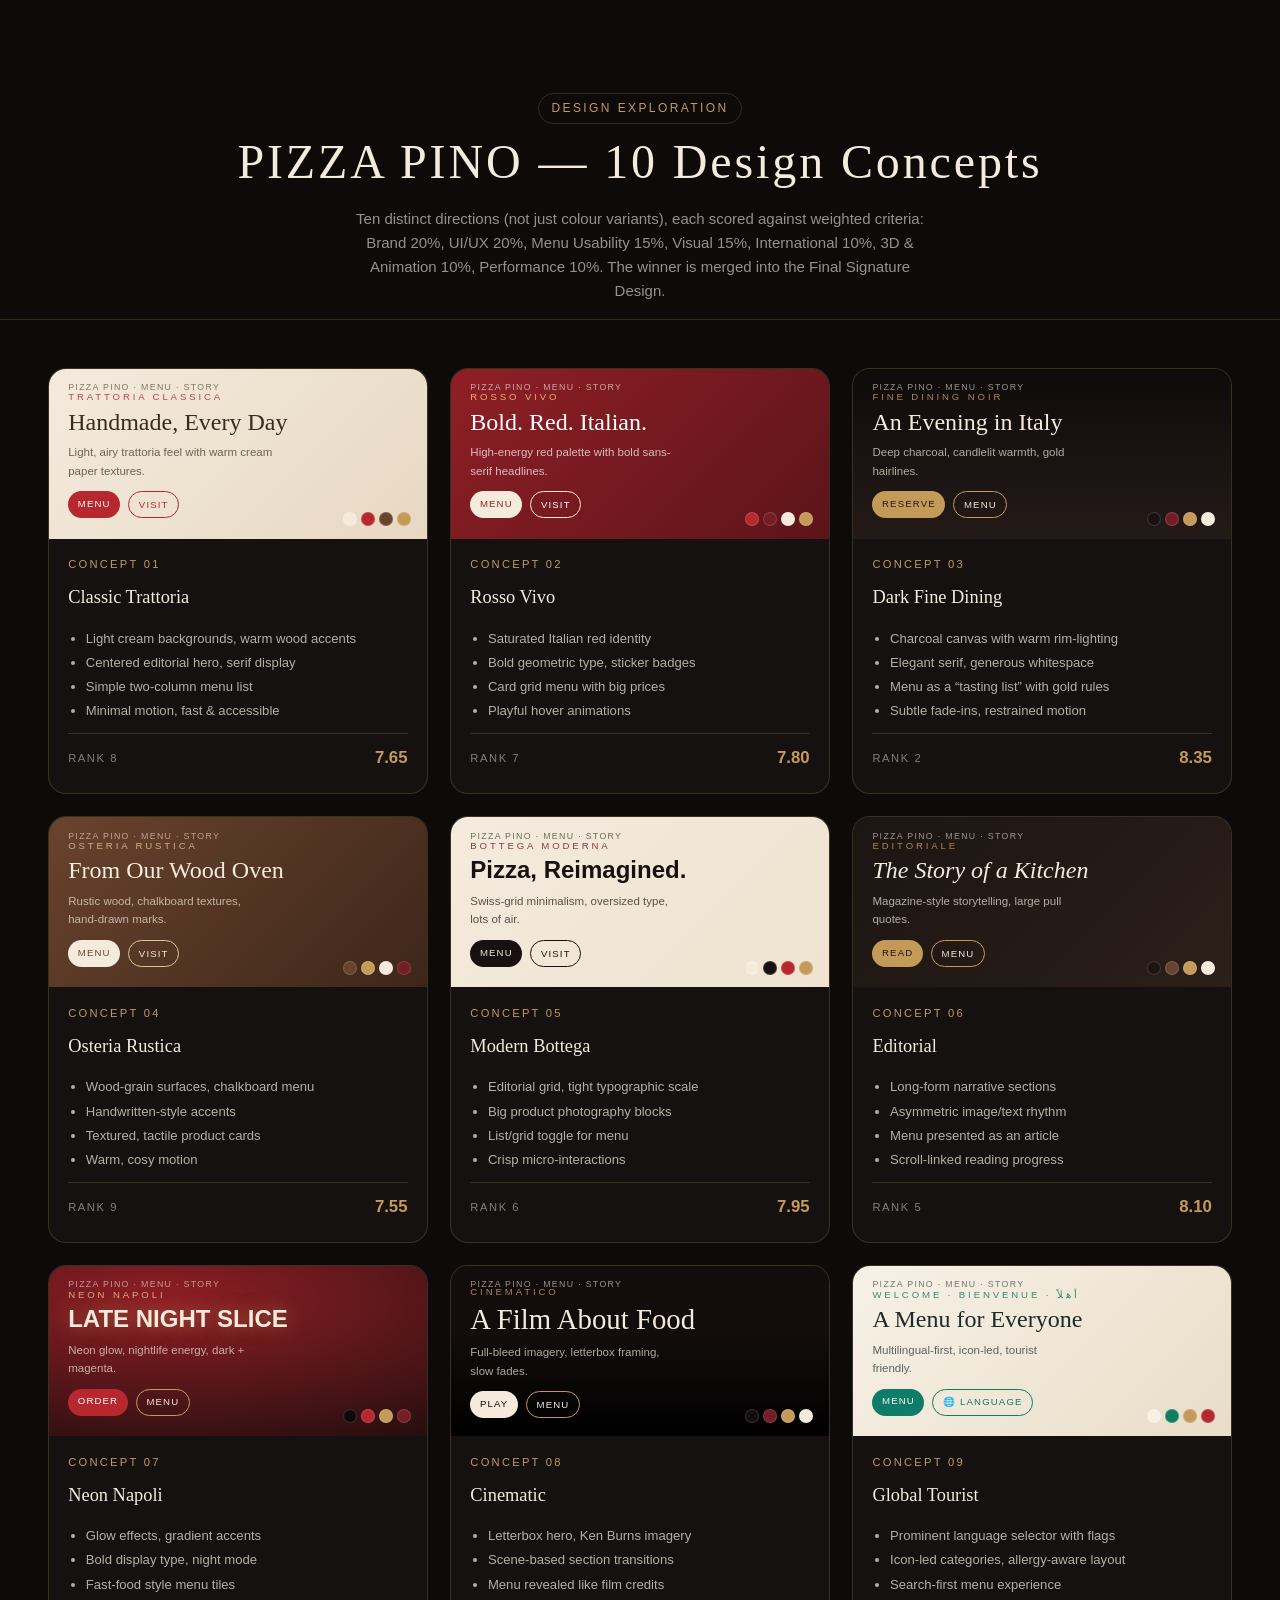
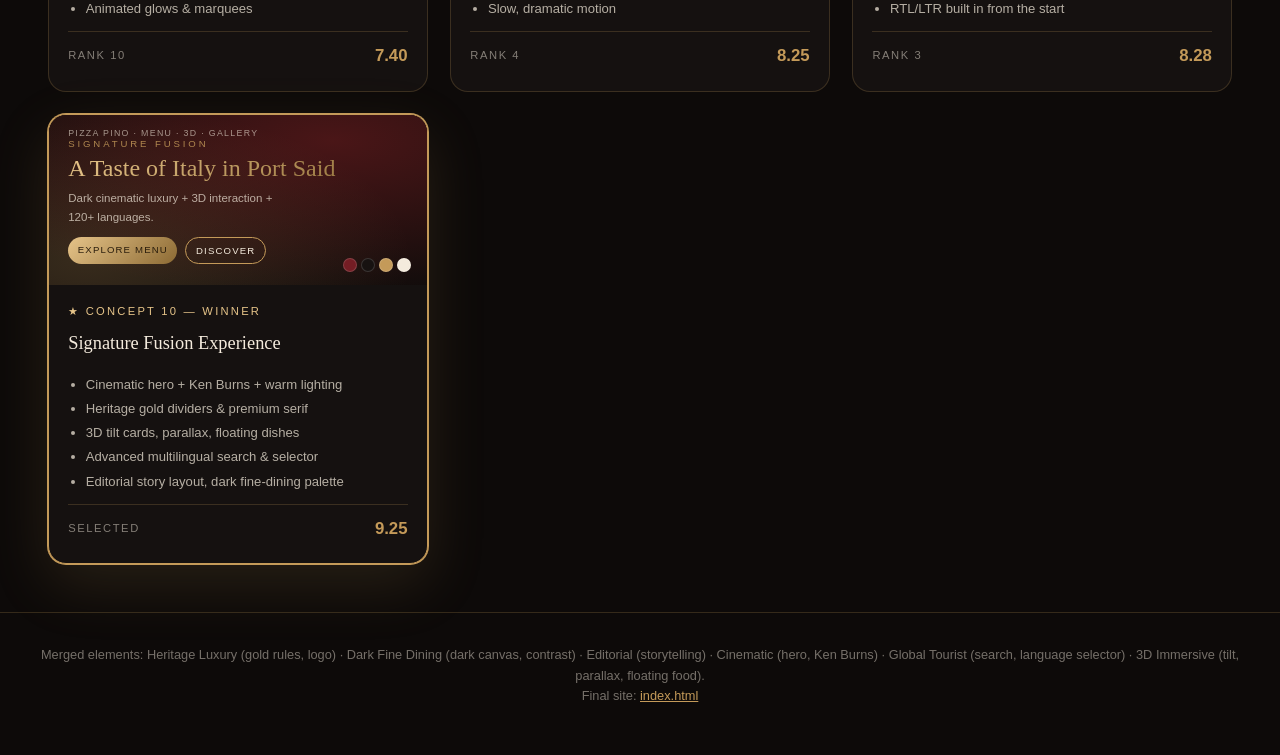
<file: concepts.html>
<!DOCTYPE html>
<html lang="en" dir="ltr">
<head>
<meta charset="utf-8">
<meta name="viewport" content="width=device-width, initial-scale=1">
<title>PIZZA PINO — 10 Design Concepts</title>
<style>
  :root{
    --burgundy:#741D24; --red:#B6282E; --charcoal:#171211; --cream:#F4EBDD;
    --gold:#C49A59; --wood:#69432E; --ink:#100C0B; --line:rgba(196,154,89,.22);
  }
  *{box-sizing:border-box}
  body{margin:0;background:#0d0a09;color:var(--cream);font:15px/1.6 "Inter","Segoe UI",Arial,sans-serif}
  header{padding:clamp(2.5rem,6vw,5rem) 1.5rem 1rem;text-align:center;border-bottom:1px solid var(--line)}
  header h1{font-family:Georgia,"Times New Roman",serif;font-weight:400;font-size:clamp(1.8rem,4vw,3rem);margin:0 0 .4rem;letter-spacing:.06em}
  header p{color:rgba(244,235,221,.6);max-width:70ch;margin:.4rem auto 0}
  .badge{display:inline-block;margin-top:1rem;padding:.4em 1em;border:1px solid var(--line);border-radius:100px;font-size:.75rem;letter-spacing:.2em;text-transform:uppercase;color:var(--gold)}
  .grid{display:grid;grid-template-columns:repeat(auto-fill,minmax(330px,1fr));gap:1.4rem;padding:clamp(1.5rem,4vw,3rem);max-width:1400px;margin:0 auto}
  .card{border:1px solid var(--line);border-radius:18px;overflow:hidden;background:#151110;display:flex;flex-direction:column}
  .card.win{border-color:var(--gold);box-shadow:0 0 0 1px var(--gold),0 20px 60px rgba(196,154,89,.15)}
  .mock{height:170px;position:relative;overflow:hidden;display:flex;flex-direction:column;justify-content:center;padding:1.2rem}
  .mock .m-eyebrow{font-size:.6rem;letter-spacing:.3em;text-transform:uppercase;opacity:.85}
  .mock .m-title{font-size:1.5rem;line-height:1.1;margin:.25rem 0 .5rem}
  .mock .m-sub{font-size:.72rem;opacity:.7;max-width:32ch}
  .mock .m-btns{display:flex;gap:.5rem;margin-top:.7rem}
  .mock .m-btn{font-size:.6rem;letter-spacing:.12em;text-transform:uppercase;padding:.5em 1em;border-radius:100px}
  .mock .m-nav{position:absolute;top:.7rem;left:1.2rem;right:1.2rem;display:flex;gap:.5rem;font-size:.55rem;letter-spacing:.15em;opacity:.6;text-transform:uppercase}
  .mock .m-swatch{position:absolute;bottom:.8rem;right:1rem;display:flex;gap:4px}
  .mock .m-swatch i{width:14px;height:14px;border-radius:50%;display:block;border:1px solid rgba(255,255,255,.15)}
  .body{padding:1.1rem 1.2rem 1.3rem;display:flex;flex-direction:column;gap:.55rem;flex:1}
  .body h2{margin:0;font-family:Georgia,serif;font-weight:400;font-size:1.15rem}
  .body .no{color:var(--gold);font-size:.7rem;letter-spacing:.2em;text-transform:uppercase}
  .body ul{margin:.2rem 0 0;padding-left:1.1rem;color:rgba(244,235,221,.72);font-size:.82rem}
  .body li{margin:.2rem 0}
  .score{margin-top:auto;padding-top:.7rem;border-top:1px solid var(--line);display:flex;align-items:center;justify-content:space-between;font-size:.8rem}
  .score b{color:var(--gold);font-size:1.05rem}
  .rank{font-size:.7rem;letter-spacing:.14em;text-transform:uppercase;color:rgba(244,235,221,.5)}
  footer{padding:2rem 1.5rem 3rem;text-align:center;color:rgba(244,235,221,.45);font-size:.8rem;border-top:1px solid var(--line)}
  a{color:var(--gold)}
</style>
</head>
<body>
<header>
  <span class="badge">Design Exploration</span>
  <h1>PIZZA PINO — 10 Design Concepts</h1>
  <p>Ten distinct directions (not just colour variants), each scored against weighted criteria: Brand 20%, UI/UX 20%, Menu Usability 15%, Visual 15%, International 10%, 3D &amp; Animation 10%, Performance 10%. The winner is merged into the Final Signature Design.</p>
</header>

<div class="grid">

  <!-- 01 -->
  <article class="card">
    <div class="mock" style="background:linear-gradient(135deg,#F4EBDD,#e7d8c2);color:#3a2a22">
      <div class="m-nav">PIZZA PINO · MENU · STORY</div>
      <div class="m-eyebrow" style="color:#B6282E">Trattoria Classica</div>
      <div class="m-title" style="font-family:Georgia,serif">Handmade, Every Day</div>
      <div class="m-sub">Light, airy trattoria feel with warm cream paper textures.</div>
      <div class="m-btns"><span class="m-btn" style="background:#B6282E;color:#fff">Menu</span><span class="m-btn" style="border:1px solid #B6282E;color:#B6282E">Visit</span></div>
      <div class="m-swatch"><i style="background:#F4EBDD"></i><i style="background:#B6282E"></i><i style="background:#69432E"></i><i style="background:#C49A59"></i></div>
    </div>
    <div class="body">
      <span class="no">Concept 01</span>
      <h2>Classic Trattoria</h2>
      <ul><li>Light cream backgrounds, warm wood accents</li><li>Centered editorial hero, serif display</li><li>Simple two-column menu list</li><li>Minimal motion, fast &amp; accessible</li></ul>
      <div class="score"><span class="rank">Rank 8</span><b>7.65</b></div>
    </div>
  </article>

  <!-- 02 -->
  <article class="card">
    <div class="mock" style="background:linear-gradient(135deg,#8f1f26,#5c1419);color:#fff">
      <div class="m-nav">PIZZA PINO · MENU · STORY</div>
      <div class="m-eyebrow" style="color:#F4C77A">Rosso Vivo</div>
      <div class="m-title" style="font-family:Georgia,serif">Bold. Red. Italian.</div>
      <div class="m-sub">High-energy red palette with bold sans-serif headlines.</div>
      <div class="m-btns"><span class="m-btn" style="background:#F4EBDD;color:#8f1f26">Menu</span><span class="m-btn" style="border:1px solid #F4EBDD;color:#fff">Visit</span></div>
      <div class="m-swatch"><i style="background:#B6282E"></i><i style="background:#741D24"></i><i style="background:#F4EBDD"></i><i style="background:#C49A59"></i></div>
    </div>
    <div class="body">
      <span class="no">Concept 02</span>
      <h2>Rosso Vivo</h2>
      <ul><li>Saturated Italian red identity</li><li>Bold geometric type, sticker badges</li><li>Card grid menu with big prices</li><li>Playful hover animations</li></ul>
      <div class="score"><span class="rank">Rank 7</span><b>7.80</b></div>
    </div>
  </article>

  <!-- 03 -->
  <article class="card">
    <div class="mock" style="background:linear-gradient(180deg,#0e0b0a,#241a18);color:#F4EBDD">
      <div class="m-nav">PIZZA PINO · MENU · STORY</div>
      <div class="m-eyebrow" style="color:#C49A59">Fine Dining Noir</div>
      <div class="m-title" style="font-family:Georgia,serif">An Evening in Italy</div>
      <div class="m-sub">Deep charcoal, candlelit warmth, gold hairlines.</div>
      <div class="m-btns"><span class="m-btn" style="background:#C49A59;color:#241a18">Reserve</span><span class="m-btn" style="border:1px solid #C49A59;color:#F4EBDD">Menu</span></div>
      <div class="m-swatch"><i style="background:#171211"></i><i style="background:#741D24"></i><i style="background:#C49A59"></i><i style="background:#F4EBDD"></i></div>
    </div>
    <div class="body">
      <span class="no">Concept 03</span>
      <h2>Dark Fine Dining</h2>
      <ul><li>Charcoal canvas with warm rim-lighting</li><li>Elegant serif, generous whitespace</li><li>Menu as a “tasting list” with gold rules</li><li>Subtle fade-ins, restrained motion</li></ul>
      <div class="score"><span class="rank">Rank 2</span><b>8.35</b></div>
    </div>
  </article>

  <!-- 04 -->
  <article class="card">
    <div class="mock" style="background:linear-gradient(135deg,#69432E,#3d2619);color:#F4EBDD">
      <div class="m-nav">PIZZA PINO · MENU · STORY</div>
      <div class="m-eyebrow" style="color:#E6C489">Osteria Rustica</div>
      <div class="m-title" style="font-family:Georgia,serif">From Our Wood Oven</div>
      <div class="m-sub">Rustic wood, chalkboard textures, hand-drawn marks.</div>
      <div class="m-btns"><span class="m-btn" style="background:#F4EBDD;color:#69432E">Menu</span><span class="m-btn" style="border:1px solid #E6C489;color:#F4EBDD">Visit</span></div>
      <div class="m-swatch"><i style="background:#69432E"></i><i style="background:#C49A59"></i><i style="background:#F4EBDD"></i><i style="background:#741D24"></i></div>
    </div>
    <div class="body">
      <span class="no">Concept 04</span>
      <h2>Osteria Rustica</h2>
      <ul><li>Wood-grain surfaces, chalkboard menu</li><li>Handwritten-style accents</li><li>Textured, tactile product cards</li><li>Warm, cosy motion</li></ul>
      <div class="score"><span class="rank">Rank 9</span><b>7.55</b></div>
    </div>
  </article>

  <!-- 05 -->
  <article class="card">
    <div class="mock" style="background:linear-gradient(135deg,#F4EBDD,#efe3d0);color:#171211">
      <div class="m-nav">PIZZA PINO · MENU · STORY</div>
      <div class="m-eyebrow" style="color:#741D24">Bottega Moderna</div>
      <div class="m-title" style="font-family:Arial,sans-serif;font-weight:800">Pizza, Reimagined.</div>
      <div class="m-sub">Swiss-grid minimalism, oversized type, lots of air.</div>
      <div class="m-btns"><span class="m-btn" style="background:#171211;color:#F4EBDD">Menu</span><span class="m-btn" style="border:1px solid #171211;color:#171211">Visit</span></div>
      <div class="m-swatch"><i style="background:#F4EBDD"></i><i style="background:#171211"></i><i style="background:#B6282E"></i><i style="background:#C49A59"></i></div>
    </div>
    <div class="body">
      <span class="no">Concept 05</span>
      <h2>Modern Bottega</h2>
      <ul><li>Editorial grid, tight typographic scale</li><li>Big product photography blocks</li><li>List/grid toggle for menu</li><li>Crisp micro-interactions</li></ul>
      <div class="score"><span class="rank">Rank 6</span><b>7.95</b></div>
    </div>
  </article>

  <!-- 06 -->
  <article class="card">
    <div class="mock" style="background:linear-gradient(135deg,#1c1512,#2b1f19);color:#F4EBDD">
      <div class="m-nav">PIZZA PINO · MENU · STORY</div>
      <div class="m-eyebrow" style="color:#C49A59">Editoriale</div>
      <div class="m-title" style="font-family:Georgia,serif;font-style:italic">The Story of a Kitchen</div>
      <div class="m-sub">Magazine-style storytelling, large pull quotes.</div>
      <div class="m-btns"><span class="m-btn" style="background:#C49A59;color:#1c1512">Read</span><span class="m-btn" style="border:1px solid #C49A59;color:#F4EBDD">Menu</span></div>
      <div class="m-swatch"><i style="background:#1c1512"></i><i style="background:#69432E"></i><i style="background:#C49A59"></i><i style="background:#F4EBDD"></i></div>
    </div>
    <div class="body">
      <span class="no">Concept 06</span>
      <h2>Editorial</h2>
      <ul><li>Long-form narrative sections</li><li>Asymmetric image/text rhythm</li><li>Menu presented as an article</li><li>Scroll-linked reading progress</li></ul>
      <div class="score"><span class="rank">Rank 5</span><b>8.10</b></div>
    </div>
  </article>

  <!-- 07 -->
  <article class="card">
    <div class="mock" style="background:radial-gradient(600px 200px at 30% 20%,#8f1f26,#0d0a09);color:#F4EBDD">
      <div class="m-nav">PIZZA PINO · MENU · STORY</div>
      <div class="m-eyebrow" style="color:#E6C489">Neon Napoli</div>
      <div class="m-title" style="font-family:Arial,sans-serif;font-weight:800;text-shadow:0 0 18px rgba(196,154,89,.6)">LATE NIGHT SLICE</div>
      <div class="m-sub">Neon glow, nightlife energy, dark + magenta.</div>
      <div class="m-btns"><span class="m-btn" style="background:#B6282E;color:#fff">Order</span><span class="m-btn" style="border:1px solid #C49A59;color:#F4EBDD">Menu</span></div>
      <div class="m-swatch"><i style="background:#0d0a09"></i><i style="background:#B6282E"></i><i style="background:#C49A59"></i><i style="background:#741D24"></i></div>
    </div>
    <div class="body">
      <span class="no">Concept 07</span>
      <h2>Neon Napoli</h2>
      <ul><li>Glow effects, gradient accents</li><li>Bold display type, night mode</li><li>Fast-food style menu tiles</li><li>Animated glows &amp; marquees</li></ul>
      <div class="score"><span class="rank">Rank 10</span><b>7.40</b></div>
    </div>
  </article>

  <!-- 08 -->
  <article class="card">
    <div class="mock" style="background:linear-gradient(180deg,#120d0c 40%,#000);color:#F4EBDD">
      <div class="m-nav">PIZZA PINO · MENU · STORY</div>
      <div class="m-eyebrow" style="color:#C49A59">Cinematico</div>
      <div class="m-title" style="font-family:Georgia,serif;font-size:1.8rem">A Film About Food</div>
      <div class="m-sub">Full-bleed imagery, letterbox framing, slow fades.</div>
      <div class="m-btns"><span class="m-btn" style="background:#F4EBDD;color:#120d0c">Play</span><span class="m-btn" style="border:1px solid #C49A59;color:#F4EBDD">Menu</span></div>
      <div class="m-swatch"><i style="background:#120d0c"></i><i style="background:#741D24"></i><i style="background:#C49A59"></i><i style="background:#F4EBDD"></i></div>
    </div>
    <div class="body">
      <span class="no">Concept 08</span>
      <h2>Cinematic</h2>
      <ul><li>Letterbox hero, Ken Burns imagery</li><li>Scene-based section transitions</li><li>Menu revealed like film credits</li><li>Slow, dramatic motion</li></ul>
      <div class="score"><span class="rank">Rank 4</span><b>8.25</b></div>
    </div>
  </article>

  <!-- 09 -->
  <article class="card">
    <div class="mock" style="background:linear-gradient(135deg,#f7f1e6,#e9ddc8);color:#1b2a2a">
      <div class="m-nav">PIZZA PINO · MENU · STORY</div>
      <div class="m-eyebrow" style="color:#0e7c66">Welcome · Bienvenue · أهلاً</div>
      <div class="m-title" style="font-family:Georgia,serif">A Menu for Everyone</div>
      <div class="m-sub">Multilingual-first, icon-led, tourist friendly.</div>
      <div class="m-btns"><span class="m-btn" style="background:#0e7c66;color:#fff">Menu</span><span class="m-btn" style="border:1px solid #0e7c66;color:#0e7c66">🌐 Language</span></div>
      <div class="m-swatch"><i style="background:#f7f1e6"></i><i style="background:#0e7c66"></i><i style="background:#C49A59"></i><i style="background:#B6282E"></i></div>
    </div>
    <div class="body">
      <span class="no">Concept 09</span>
      <h2>Global Tourist</h2>
      <ul><li>Prominent language selector with flags</li><li>Icon-led categories, allergy-aware layout</li><li>Search-first menu experience</li><li>RTL/LTR built in from the start</li></ul>
      <div class="score"><span class="rank">Rank 3</span><b>8.28</b></div>
    </div>
  </article>

  <!-- 10 — WINNER -->
  <article class="card win">
    <div class="mock" style="background:radial-gradient(700px 260px at 75% 15%,rgba(182,40,46,.35),transparent 60%),radial-gradient(500px 240px at 10% 85%,rgba(196,154,89,.22),transparent 65%),#100c0b;color:#F4EBDD">
      <div class="m-nav">PIZZA PINO · MENU · 3D · GALLERY</div>
      <div class="m-eyebrow" style="color:#C49A59">Signature Fusion</div>
      <div class="m-title" style="font-family:Georgia,serif;background:linear-gradient(135deg,#E6C489,#8C6A34);-webkit-background-clip:text;background-clip:text;-webkit-text-fill-color:transparent">A Taste of Italy in Port Said</div>
      <div class="m-sub">Dark cinematic luxury + 3D interaction + 120+ languages.</div>
      <div class="m-btns"><span class="m-btn" style="background:linear-gradient(135deg,#E6C489,#8C6A34);color:#2a1d0c">Explore Menu</span><span class="m-btn" style="border:1px solid #C49A59;color:#F4EBDD">Discover</span></div>
      <div class="m-swatch"><i style="background:#741D24"></i><i style="background:#171211"></i><i style="background:#C49A59"></i><i style="background:#F4EBDD"></i></div>
    </div>
    <div class="body">
      <span class="no" style="color:#E6C489">★ Concept 10 — Winner</span>
      <h2>Signature Fusion Experience</h2>
      <ul><li>Cinematic hero + Ken Burns + warm lighting</li><li>Heritage gold dividers &amp; premium serif</li><li>3D tilt cards, parallax, floating dishes</li><li>Advanced multilingual search &amp; selector</li><li>Editorial story layout, dark fine-dining palette</li></ul>
      <div class="score"><span class="rank">Selected</span><b>9.25</b></div>
    </div>
  </article>

</div>

<footer>
  Merged elements: Heritage Luxury (gold rules, logo) · Dark Fine Dining (dark canvas, contrast) · Editorial (storytelling) · Cinematic (hero, Ken Burns) · Global Tourist (search, language selector) · 3D Immersive (tilt, parallax, floating food).<br>
  Final site: <a href="index.html">index.html</a>
</footer>
</body>
</html>
</file>
<file: style.css>
/* ============================================================================
   PIZZA PINO — style.css
   Final Signature Design — "Signature Fusion Experience"
   ----------------------------------------------------------------------------
   الهوية البصرية:
     • خلفيات داكنة دافئة (فحمي/نبيتي عميق) + إضاءة دافئة + ذهبي عتيق
     • كريمي دافئ للنصوص + طباعة فاخرة (Marcellus / Playfair + sans إنساني)
     • سينمائي في الهيرو · زجاجية خفيفة · تدرجات ذهبية · فخامة تراثية
   ----------------------------------------------------------------------------
   الفصول:
     01 · Tokens & Reset
     02 · Typography
     03 · Layout helpers
     04 · Buttons & UI atoms
     05 · Preloader
     06 · Header & Navigation
     07 · Language selector
     08 · Hero (cinematic)
     09 · Story / About
     10 · Menu (search, categories, cards, modal)
     11 · 3D showcase
     12 · Gallery
     13 · Info / Visit
     14 · Footer
     15 · Back-to-top, toast, misc
     16 · RTL support
     17 · Responsive
     18 · Reduced motion & print
   ============================================================================ */

/* ==========================================================================
   01 · TOKENS & RESET
   ========================================================================== */
:root {
  /* Brand palette (starting point given by the client) */
  --burgundy:      #741D24;
  --italian-red:   #B6282E;
  --charcoal:      #171211;
  --cream:         #F4EBDD;
  --gold:          #C49A59;
  --wood:          #69432E;

  /* Derived surfaces */
  --bg-0:          #100C0B;   /* deepest background            */
  --bg-1:          #171211;   /* charcoal                      */
  --bg-2:          #1F1816;   /* raised surface                */
  --bg-3:          #2A201D;   /* cards                         */
  --line:          rgba(196, 154, 89, 0.18);
  --line-strong:   rgba(196, 154, 89, 0.38);

  /* Text */
  --text:          #F4EBDD;
  --text-soft:     rgba(244, 235, 221, 0.72);
  --text-mute:     rgba(244, 235, 221, 0.50);

  /* Accents */
  --gold-soft:     rgba(196, 154, 89, 0.14);
  --gold-glow:     rgba(196, 154, 89, 0.45);
  --red-glow:      rgba(182, 40, 46, 0.40);

  /* Gradients */
  --grad-gold:     linear-gradient(135deg, #E6C489 0%, #C49A59 45%, #8C6A34 100%);
  --grad-dark:     linear-gradient(180deg, rgba(23,18,17,0) 0%, rgba(16,12,11,0.86) 65%, #100C0B 100%);
  --grad-warm:     radial-gradient(1200px 600px at 70% 10%, rgba(182,40,46,0.22), transparent 60%),
                   radial-gradient(900px 500px at 15% 80%, rgba(196,154,89,0.14), transparent 65%);

  /* Type */
  --font-display:  "Marcellus", "Playfair Display", "Times New Roman", serif;
  --font-serif:    "Playfair Display", "Marcellus", Georgia, serif;
  --font-body:     "Inter", "Segoe UI", "Helvetica Neue", Arial, system-ui, sans-serif;
  --font-ar:       "Cairo", "Tajawal", "Segoe UI", Tahoma, sans-serif;

  /* Metrics */
  --wrap:          1200px;
  --radius:        16px;
  --radius-sm:     10px;
  --radius-lg:     26px;
  --shadow-1:      0 8px 24px rgba(0,0,0,0.35);
  --shadow-2:      0 22px 60px rgba(0,0,0,0.55);
  --shadow-gold:   0 14px 44px rgba(196,154,89,0.22);
  --header-h:      74px;
  --ease:          cubic-bezier(0.22, 1, 0.36, 1);
  --ease-soft:     cubic-bezier(0.4, 0, 0.2, 1);
}

*, *::before, *::after { box-sizing: border-box; }

html {
  -webkit-text-size-adjust: 100%;
  scroll-behavior: smooth;
  scroll-padding-top: calc(var(--header-h) + 18px);
}

body {
  margin: 0;
  min-height: 100%;
  background: var(--bg-0);
  color: var(--text);
  font-family: var(--font-body);
  font-size: clamp(15px, 0.55vw + 13px, 17px);
  line-height: 1.7;
  overflow-x: hidden;
  -webkit-font-smoothing: antialiased;
  text-rendering: optimizeLegibility;
}

body[dir="rtl"], html[dir="rtl"] body { font-family: var(--font-ar); }

img, picture, svg, video { max-width: 100%; display: block; }
img { height: auto; }

a { color: inherit; text-decoration: none; }
button { font: inherit; color: inherit; cursor: pointer; border: 0; background: none; }
ul, ol { list-style: none; margin: 0; padding: 0; }
input, select, textarea { font: inherit; color: inherit; }
:focus-visible {
  outline: 2px solid var(--gold);
  outline-offset: 3px;
  border-radius: 4px;
}

::selection { background: var(--italian-red); color: #fff; }

/* Scrollbar */
::-webkit-scrollbar { width: 11px; height: 11px; }
::-webkit-scrollbar-track { background: var(--bg-1); }
::-webkit-scrollbar-thumb {
  background: linear-gradient(180deg, var(--wood), var(--burgundy));
  border-radius: 20px;
  border: 2px solid var(--bg-1);
}
::-webkit-scrollbar-thumb:hover { background: var(--gold); }

/* ==========================================================================
   02 · TYPOGRAPHY
   ========================================================================== */
h1, h2, h3, h4 {
  font-family: var(--font-display);
  font-weight: 400;
  line-height: 1.14;
  letter-spacing: 0.01em;
  margin: 0 0 0.5em;
  color: var(--cream);
}
body[dir="rtl"] h1, body[dir="rtl"] h2,
body[dir="rtl"] h3, body[dir="rtl"] h4 { letter-spacing: 0; line-height: 1.35; }

h1 { font-size: clamp(2.4rem, 6vw, 4.6rem); }
h2 { font-size: clamp(1.9rem, 3.6vw, 3rem); }
h3 { font-size: clamp(1.2rem, 1.8vw, 1.55rem); }
p  { margin: 0 0 1em; color: var(--text-soft); }

.eyebrow {
  display: inline-flex;
  align-items: center;
  gap: 0.7em;
  font-family: var(--font-body);
  font-size: 0.74rem;
  font-weight: 600;
  letter-spacing: 0.34em;
  text-transform: uppercase;
  color: var(--gold);
  margin-bottom: 1.1rem;
}
body[dir="rtl"] .eyebrow { letter-spacing: 0.08em; }
.eyebrow::before {
  content: "";
  width: 34px; height: 1px;
  background: linear-gradient(90deg, transparent, var(--gold));
}
.eyebrow::after {
  content: "";
  width: 34px; height: 1px;
  background: linear-gradient(90deg, var(--gold), transparent);
}

.section-head { text-align: center; max-width: 720px; margin: 0 auto 3rem; }
.section-head p { color: var(--text-soft); margin-bottom: 0; }

/* Gold divider ornament */
.ornament {
  display: flex; align-items: center; justify-content: center;
  gap: 0.9rem; margin: 1.2rem auto 0; color: var(--gold);
}
.ornament::before, .ornament::after {
  content: ""; height: 1px; width: min(120px, 22vw);
  background: linear-gradient(90deg, transparent, var(--line-strong));
}
.ornament::after { background: linear-gradient(90deg, var(--line-strong), transparent); }
.ornament .dot {
  width: 7px; height: 7px; transform: rotate(45deg);
  background: var(--grad-gold);
  box-shadow: 0 0 12px var(--gold-glow);
}

/* ==========================================================================
   03 · LAYOUT HELPERS
   ========================================================================== */
.wrap { width: min(var(--wrap), 100% - 3rem); margin-inline: auto; }
.section { padding: clamp(4rem, 9vw, 7.5rem) 0; position: relative; }
.section--dark { background: var(--bg-1); }
.section--deep { background:
  radial-gradient(1000px 480px at 80% 0%, rgba(182,40,46,0.16), transparent 60%),
  var(--bg-0); }
.section--warm { background: var(--grad-warm), var(--bg-1); }

.grid { display: grid; gap: 1.4rem; }
.hidden { display: none !important; }
.sr-only {
  position: absolute; width: 1px; height: 1px; padding: 0; margin: -1px;
  overflow: hidden; clip: rect(0 0 0 0); white-space: nowrap; border: 0;
}

/* ==========================================================================
   04 · BUTTONS & UI ATOMS
   ========================================================================== */
.btn {
  --btn-bg: transparent;
  position: relative;
  display: inline-flex; align-items: center; justify-content: center;
  gap: 0.6em;
  padding: 0.95em 2em;
  border-radius: 100px;
  font-family: var(--font-body);
  font-size: 0.86rem;
  font-weight: 600;
  letter-spacing: 0.14em;
  text-transform: uppercase;
  white-space: nowrap;
  overflow: hidden;
  isolation: isolate;
  transition: transform 0.45s var(--ease), box-shadow 0.45s var(--ease), color 0.35s var(--ease);
}
body[dir="rtl"] .btn { letter-spacing: 0.02em; }
.btn svg { width: 17px; height: 17px; flex: none; }

.btn--gold {
  background: var(--grad-gold);
  color: #2A1D0C;
  box-shadow: 0 10px 30px rgba(196,154,89,0.28);
}
.btn--gold:hover { transform: translateY(-3px); box-shadow: var(--shadow-gold), 0 0 0 1px rgba(255,255,255,0.16) inset; }

.btn--ghost {
  border: 1px solid var(--line-strong);
  color: var(--cream);
  background: rgba(244,235,221,0.03);
  backdrop-filter: blur(6px);
}
.btn--ghost:hover {
  border-color: var(--gold);
  color: #fff;
  transform: translateY(-3px);
  box-shadow: 0 12px 34px rgba(0,0,0,0.4), 0 0 0 1px var(--gold-soft) inset;
}
.btn--ghost::after {
  content: ""; position: absolute; inset: 0; z-index: -1;
  background: linear-gradient(120deg, rgba(196,154,89,0.22), rgba(182,40,46,0.22));
  opacity: 0; transition: opacity 0.45s var(--ease);
}
.btn--ghost:hover::after { opacity: 1; }

.btn--sm { padding: 0.7em 1.4em; font-size: 0.76rem; }

.chip {
  display: inline-flex; align-items: center; gap: 0.5em;
  padding: 0.42em 0.95em;
  border: 1px solid var(--line);
  border-radius: 100px;
  font-size: 0.72rem; font-weight: 600; letter-spacing: 0.08em;
  color: var(--gold);
  background: var(--gold-soft);
}
.chip--review { color: #E9C97F; border-color: rgba(196,154,89,0.42); }
.chip--review svg { width: 13px; height: 13px; }

/* ==========================================================================
   05 · PRELOADER
   ========================================================================== */
#preloader {
  position: fixed; inset: 0; z-index: 9999;
  display: grid; place-items: center;
  background: radial-gradient(700px 400px at 50% 40%, #241A18, var(--bg-0) 70%);
  transition: opacity 0.7s var(--ease), visibility 0.7s;
}
#preloader.done { opacity: 0; visibility: hidden; }
.pre-inner { text-align: center; }
.pre-logo {
  font-family: var(--font-display);
  font-size: clamp(1.6rem, 5vw, 2.6rem);
  letter-spacing: 0.34em;
  color: var(--cream);
  text-indent: 0.34em;
}
.pre-logo span { color: var(--gold); }
.pre-line {
  width: min(260px, 60vw); height: 2px; margin: 1.4rem auto 0;
  background: rgba(196,154,89,0.18); border-radius: 3px; overflow: hidden;
}
.pre-line i {
  display: block; height: 100%; width: 40%;
  background: var(--grad-gold);
  animation: preSlide 1.1s var(--ease-soft) infinite;
}
.pre-tag {
  margin-top: 0.9rem; font-size: 0.68rem; letter-spacing: 0.4em;
  text-transform: uppercase; color: var(--text-mute);
}
@keyframes preSlide {
  0% { transform: translateX(-120%); }
  100% { transform: translateX(320%); }
}

/* ==========================================================================
   06 · HEADER & NAVIGATION
   ========================================================================== */
.header {
  position: fixed; inset: 0 0 auto 0; z-index: 900;
  height: var(--header-h);
  display: flex; align-items: center;
  transition: background 0.5s var(--ease), box-shadow 0.5s var(--ease),
              height 0.5s var(--ease), backdrop-filter 0.5s var(--ease);
}
.header::after {
  content: ""; position: absolute; inset: auto 0 0 0; height: 1px;
  background: linear-gradient(90deg, transparent, var(--line), transparent);
  opacity: 0; transition: opacity 0.5s var(--ease);
}
.header.scrolled {
  height: 62px;
  background: rgba(16,12,11,0.82);
  backdrop-filter: blur(18px) saturate(140%);
  box-shadow: 0 12px 40px rgba(0,0,0,0.5);
}
.header.scrolled::after { opacity: 1; }

.header .wrap {
  display: flex; align-items: center; gap: 1.4rem;
  width: min(1320px, 100% - 2.4rem);
}

.brand {
  display: flex; align-items: center; gap: 0.75rem;
  margin-inline-end: auto;
  min-width: 0;
}
.brand img {
  height: 46px; width: auto; object-fit: contain;
  transition: height 0.4s var(--ease);
}
.header.scrolled .brand img { height: 38px; }
.brand-text { display: flex; flex-direction: column; line-height: 1; }
.brand-text b {
  font-family: var(--font-display);
  font-size: 1.05rem; letter-spacing: 0.22em; font-weight: 400;
  color: var(--cream);
}
.brand-text small {
  font-size: 0.56rem; letter-spacing: 0.34em; text-transform: uppercase;
  color: var(--gold); margin-top: 4px;
}
body[dir="rtl"] .brand-text b { letter-spacing: 0.06em; }

.nav { display: flex; align-items: center; gap: 0.35rem; }
.nav a {
  position: relative;
  padding: 0.5em 0.85em;
  font-size: 0.82rem; font-weight: 500; letter-spacing: 0.08em;
  color: var(--text-soft);
  border-radius: 8px;
  transition: color 0.3s var(--ease);
}
.nav a::after {
  content: ""; position: absolute; left: 50%; bottom: 0.15em;
  width: 0; height: 1.5px; background: var(--grad-gold);
  transform: translateX(-50%);
  transition: width 0.4s var(--ease);
}
.nav a:hover, .nav a.active { color: var(--cream); }
.nav a:hover::after, .nav a.active::after { width: 42%; }

.header-tools { display: flex; align-items: center; gap: 0.6rem; }

.icon-btn {
  display: inline-grid; place-items: center;
  width: 42px; height: 42px; border-radius: 50%;
  border: 1px solid var(--line);
  color: var(--cream);
  background: rgba(244,235,221,0.03);
  transition: transform 0.35s var(--ease), border-color 0.35s var(--ease), background 0.35s var(--ease);
}
.icon-btn:hover { transform: translateY(-2px); border-color: var(--gold); background: var(--gold-soft); }
.icon-btn svg { width: 19px; height: 19px; }

/* Language trigger */
.lang-trigger {
  display: inline-flex; align-items: center; gap: 0.55rem;
  height: 42px; padding: 0 1rem;
  border-radius: 100px;
  border: 1px solid var(--line);
  background: rgba(244,235,221,0.03);
  font-size: 0.78rem; font-weight: 600; letter-spacing: 0.06em;
  color: var(--cream);
  transition: border-color 0.35s var(--ease), background 0.35s var(--ease), transform 0.35s var(--ease);
}
.lang-trigger:hover { border-color: var(--gold); background: var(--gold-soft); transform: translateY(-2px); }
.lang-trigger .flag { font-size: 1.05rem; line-height: 1; }
.lang-trigger .code { text-transform: uppercase; }
.lang-trigger svg { width: 14px; height: 14px; opacity: 0.7; }

.burger { display: none; }

/* Mobile drawer nav */
.mobile-nav {
  position: fixed; inset: 0; z-index: 950;
  background: rgba(10,8,7,0.96);
  backdrop-filter: blur(16px);
  display: flex; flex-direction: column;
  padding: calc(var(--header-h) + 1.5rem) 1.6rem 2rem;
  transform: translateY(-100%);
  visibility: hidden;
  transition: transform 0.6s var(--ease), visibility 0.6s;
}
.mobile-nav.open { transform: translateY(0); visibility: visible; }
.mobile-nav a {
  font-family: var(--font-display);
  font-size: 1.7rem;
  padding: 0.55rem 0;
  border-bottom: 1px solid var(--line);
  color: var(--cream);
  opacity: 0; transform: translateY(14px);
}
.mobile-nav.open a { animation: navIn 0.5s var(--ease) forwards; }
.mobile-nav.open a:nth-child(1) { animation-delay: 0.08s; }
.mobile-nav.open a:nth-child(2) { animation-delay: 0.14s; }
.mobile-nav.open a:nth-child(3) { animation-delay: 0.20s; }
.mobile-nav.open a:nth-child(4) { animation-delay: 0.26s; }
.mobile-nav.open a:nth-child(5) { animation-delay: 0.32s; }
@keyframes navIn { to { opacity: 1; transform: translateY(0); } }

/* ==========================================================================
   07 · LANGUAGE SELECTOR (modal)
   ========================================================================== */
.modal {
  position: fixed; inset: 0; z-index: 1000;
  display: grid; place-items: center;
  padding: 1.2rem;
  background: rgba(8,6,6,0.78);
  backdrop-filter: blur(10px);
  opacity: 0; visibility: hidden;
  transition: opacity 0.4s var(--ease), visibility 0.4s;
}
.modal.open { opacity: 1; visibility: visible; }

.modal-card {
  width: min(720px, 100%);
  max-height: min(82vh, 760px);
  display: flex; flex-direction: column;
  background: linear-gradient(180deg, var(--bg-2), var(--bg-1));
  border: 1px solid var(--line);
  border-radius: var(--radius-lg);
  box-shadow: var(--shadow-2), 0 0 0 1px rgba(196,154,89,0.08) inset;
  transform: translateY(24px) scale(0.98);
  transition: transform 0.5s var(--ease);
  overflow: hidden;
}
.modal.open .modal-card { transform: translateY(0) scale(1); }

.modal-head {
  display: flex; align-items: center; gap: 1rem;
  padding: 1.4rem 1.6rem 1rem;
  border-bottom: 1px solid var(--line);
}
.modal-head h3 { margin: 0; font-size: 1.25rem; }
.modal-head .close {
  margin-inline-start: auto;
  width: 38px; height: 38px; border-radius: 50%;
  display: grid; place-items: center;
  border: 1px solid var(--line); color: var(--text-soft);
  transition: 0.3s var(--ease);
}
.modal-head .close:hover { color: #fff; border-color: var(--gold); background: var(--gold-soft); }

.lang-search-wrap { padding: 1rem 1.6rem 0.4rem; position: relative; }
.lang-search-wrap svg {
  position: absolute; inset-inline-start: 2.5rem; top: 50%;
  transform: translateY(-25%);
  width: 17px; height: 17px; color: var(--text-mute);
}
.lang-search {
  width: 100%; padding: 0.85rem 1rem 0.85rem 2.7rem;
  background: var(--bg-0);
  border: 1px solid var(--line);
  border-radius: 100px;
  color: var(--text);
  font-size: 0.9rem;
}
body[dir="rtl"] .lang-search { padding: 0.85rem 2.7rem 0.85rem 1rem; }
.lang-search:focus { outline: none; border-color: var(--gold); box-shadow: 0 0 0 3px var(--gold-soft); }
.lang-search::placeholder { color: var(--text-mute); }

.lang-list {
  overflow-y: auto;
  padding: 0.7rem 0.9rem 1.3rem;
  display: grid;
  grid-template-columns: repeat(auto-fill, minmax(180px, 1fr));
  gap: 0.35rem;
}
.lang-item {
  display: flex; align-items: center; gap: 0.7rem;
  padding: 0.7rem 0.9rem;
  border-radius: 12px;
  border: 1px solid transparent;
  text-align: start;
  color: var(--text-soft);
  transition: background 0.25s var(--ease), border-color 0.25s var(--ease), color 0.25s;
}
.lang-item:hover { background: var(--gold-soft); color: var(--cream); border-color: var(--line); }
.lang-item.active { background: var(--gold-soft); border-color: var(--line-strong); color: #fff; }
.lang-item .flag { font-size: 1.3rem; line-height: 1; }
.lang-item .native { font-weight: 600; font-size: 0.9rem; }
.lang-item .en { margin-inline-start: auto; font-size: 0.72rem; color: var(--text-mute); }
.lang-empty { grid-column: 1/-1; text-align: center; padding: 2rem 1rem; color: var(--text-mute); }

/* ==========================================================================
   08 · HERO — cinematic
   ========================================================================== */
.hero {
  position: relative;
  min-height: 100svh;
  display: flex; align-items: center;
  overflow: hidden;
  isolation: isolate;
}
.hero-bg {
  position: absolute; inset: -3% -3% -3% -3%;
  z-index: -2;
}
.hero-bg img {
  width: 100%; height: 100%; object-fit: cover;
  filter: saturate(1.05) contrast(1.06) brightness(0.62);
  animation: kenburns 26s var(--ease-soft) infinite alternate;
  will-change: transform;
}
@keyframes kenburns {
  from { transform: scale(1.04) translate3d(0,0,0); }
  to   { transform: scale(1.16) translate3d(-1.5%, -1.5%, 0); }
}
.hero-veil {
  position: absolute; inset: 0; z-index: -1;
  background:
    linear-gradient(180deg, rgba(16,12,11,0.72) 0%, rgba(16,12,11,0.38) 34%, rgba(16,12,11,0.86) 82%, var(--bg-0) 100%),
    radial-gradient(1100px 620px at 78% 22%, rgba(182,40,46,0.30), transparent 62%),
    radial-gradient(760px 520px at 12% 78%, rgba(196,154,89,0.20), transparent 66%);
}
.hero-grain {
  position: absolute; inset: 0; z-index: -1; opacity: 0.05; pointer-events: none;
  background-image: radial-gradient(rgba(244,235,221,0.5) 1px, transparent 1px);
  background-size: 3px 3px;
  mix-blend-mode: overlay;
}

.hero .wrap { position: relative; z-index: 2; padding-top: var(--header-h); }
.hero-inner { max-width: 760px; }
.hero h1 { margin-bottom: 0.35em; }
.hero h1 .accent {
  display: block;
  background: var(--grad-gold);
  -webkit-background-clip: text; background-clip: text;
  -webkit-text-fill-color: transparent;
  font-family: var(--font-serif);
  font-style: italic;
  font-size: 1.06em;
}
.hero-sub {
  font-size: clamp(1rem, 1.3vw, 1.16rem);
  color: rgba(244,235,221,0.82);
  max-width: 56ch;
  margin-bottom: 2.1rem;
}
.hero-cta { display: flex; flex-wrap: wrap; gap: 0.9rem; }

.hero-meta {
  display: flex; flex-wrap: wrap; gap: 1.6rem 2.4rem;
  margin-top: 3rem; padding-top: 1.7rem;
  border-top: 1px solid var(--line);
}
.hero-meta div { display: flex; flex-direction: column; gap: 0.15rem; }
.hero-meta b {
  font-family: var(--font-display); font-size: 1.5rem; color: var(--gold);
  font-weight: 400;
}
.hero-meta span { font-size: 0.72rem; letter-spacing: 0.16em; text-transform: uppercase; color: var(--text-mute); }

/* scroll cue */
.scroll-cue {
  position: absolute; inset-inline-start: 50%; bottom: 1.6rem;
  transform: translateX(-50%);
  display: flex; flex-direction: column; align-items: center; gap: 0.5rem;
  z-index: 3;
  color: var(--text-mute);
  font-size: 0.62rem; letter-spacing: 0.34em; text-transform: uppercase;
}
.scroll-cue i {
  width: 1px; height: 46px;
  background: linear-gradient(180deg, var(--gold), transparent);
  animation: cue 2.1s var(--ease-soft) infinite;
}
@keyframes cue {
  0% { transform: scaleY(0.2); transform-origin: top; opacity: 0; }
  45% { transform: scaleY(1); opacity: 1; }
  100% { transform: scaleY(0.2); transform-origin: bottom; opacity: 0; }
}

/* Floating 3D food elements */
.floaters { position: absolute; inset: 0; z-index: 1; pointer-events: none; }
.floater {
  position: absolute;
  width: clamp(76px, 9vw, 148px);
  border-radius: 50%;
  overflow: hidden;
  border: 1px solid var(--line-strong);
  box-shadow: 0 26px 60px rgba(0,0,0,0.55), 0 0 0 6px rgba(196,154,89,0.05);
  opacity: 0.9;
  will-change: transform;
}
.floater img { width: 100%; height: 100%; object-fit: cover; aspect-ratio: 1; }
.floater.f1 { top: 16%; inset-inline-end: 9%;  animation: float1 9s  ease-in-out infinite; }
.floater.f2 { top: 58%; inset-inline-end: 20%; width: clamp(60px, 7vw, 108px); animation: float2 11s ease-in-out infinite; }
.floater.f3 { top: 34%; inset-inline-end: 30%; width: clamp(52px, 6vw, 92px);  animation: float1 13s ease-in-out infinite reverse; }
@keyframes float1 { 0%,100% { transform: translateY(0) rotate(0); } 50% { transform: translateY(-22px) rotate(4deg); } }
@keyframes float2 { 0%,100% { transform: translateY(0) rotate(0); } 50% { transform: translateY(20px) rotate(-5deg); } }

/* ==========================================================================
   09 · STORY / ABOUT
   ========================================================================== */
.story { display: grid; grid-template-columns: 1.05fr 1fr; gap: clamp(2rem, 5vw, 4.5rem); align-items: center; }
.story-media { position: relative; }
.story-media .frame {
  position: relative;
  border-radius: var(--radius-lg);
  overflow: hidden;
  box-shadow: var(--shadow-2);
  border: 1px solid var(--line);
  transform-style: preserve-3d;
}
.story-media .frame img { aspect-ratio: 4/5; object-fit: cover; width: 100%; }
.story-media .frame::after {
  content: ""; position: absolute; inset: 0;
  background: linear-gradient(180deg, transparent 45%, rgba(16,12,11,0.55));
}
.story-media .badge {
  position: absolute; inset-block-end: -1.4rem; inset-inline-start: -1.4rem;
  width: 128px; height: 128px; border-radius: 50%;
  display: grid; place-items: center; text-align: center;
  background: var(--grad-gold);
  color: #2A1D0C;
  font-family: var(--font-display);
  line-height: 1.1;
  box-shadow: var(--shadow-gold);
  border: 6px solid var(--bg-1);
}
.story-media .badge b { font-size: 1.9rem; display: block; }
.story-media .badge span { font-size: 0.6rem; letter-spacing: 0.18em; text-transform: uppercase; }

.story-body h2 { margin-bottom: 0.6rem; }
.story-body p { color: var(--text-soft); }
.story-list { display: grid; gap: 0.9rem; margin: 1.6rem 0 0; }
.story-list li { display: flex; gap: 0.85rem; align-items: flex-start; color: var(--text-soft); }
.story-list svg { width: 20px; height: 20px; color: var(--gold); flex: none; margin-top: 4px; }

/* ==========================================================================
   10 · MENU
   ========================================================================== */
.menu-toolbar {
  position: sticky;
  top: var(--header-h);
  z-index: 400;
  margin-bottom: 2.4rem;
  padding: 0.9rem 0;
  background: linear-gradient(180deg, rgba(16,12,11,0.96), rgba(16,12,11,0.82));
  backdrop-filter: blur(16px);
  border-bottom: 1px solid var(--line);
}
.menu-toolbar .inner { display: flex; flex-direction: column; gap: 0.9rem; }

.search-row { position: relative; }
.search-row .search-ico {
  position: absolute; inset-inline-start: 1.1rem; top: 50%; transform: translateY(-50%);
  width: 19px; height: 19px; color: var(--text-mute); pointer-events: none;
}
#menuSearch {
  width: 100%;
  padding: 0.95rem 3rem;
  background: var(--bg-1);
  border: 1px solid var(--line);
  border-radius: 100px;
  color: var(--text);
  font-size: 0.95rem;
  transition: border-color 0.3s var(--ease), box-shadow 0.3s var(--ease);
}
#menuSearch:focus { outline: none; border-color: var(--gold); box-shadow: 0 0 0 4px var(--gold-soft); }
#menuSearch::placeholder { color: var(--text-mute); }
.search-clear {
  position: absolute; inset-inline-end: 0.7rem; top: 50%; transform: translateY(-50%);
  width: 34px; height: 34px; border-radius: 50%;
  display: none; place-items: center;
  color: var(--text-mute);
}
.search-clear.show { display: grid; }
.search-clear:hover { color: #fff; background: var(--gold-soft); }
.search-count {
  position: absolute; inset-inline-end: 3.2rem; top: 50%; transform: translateY(-50%);
  font-size: 0.72rem; color: var(--gold); letter-spacing: 0.08em;
}

.cat-nav {
  display: flex; gap: 0.5rem;
  overflow-x: auto;
  padding-bottom: 0.3rem;
  scrollbar-width: none;
  -webkit-overflow-scrolling: touch;
}
.cat-nav::-webkit-scrollbar { display: none; }
.cat-btn {
  flex: none;
  padding: 0.55em 1.1em;
  border-radius: 100px;
  border: 1px solid var(--line);
  color: var(--text-soft);
  font-size: 0.8rem; font-weight: 600; letter-spacing: 0.04em;
  white-space: nowrap;
  transition: 0.35s var(--ease);
}
.cat-btn:hover { color: var(--cream); border-color: var(--line-strong); background: var(--gold-soft); }
.cat-btn.active {
  background: var(--grad-gold);
  color: #2A1D0C;
  border-color: transparent;
  box-shadow: 0 8px 22px rgba(196,154,89,0.26);
}

/* Category block */
.cat-block { margin-bottom: 3.4rem; scroll-margin-top: calc(var(--header-h) + 130px); }
.cat-block-head {
  display: flex; align-items: baseline; gap: 1rem;
  margin-bottom: 1.4rem;
}
.cat-block-head h3 {
  margin: 0; font-size: clamp(1.4rem, 2.4vw, 2rem);
  display: flex; align-items: center; gap: 0.7rem;
}
.cat-block-head h3 svg { width: 26px; height: 26px; color: var(--gold); }
.cat-block-head .line { flex: 1; height: 1px; background: linear-gradient(90deg, var(--line-strong), transparent); }
.cat-block-head .count {
  font-size: 0.72rem; letter-spacing: 0.14em; text-transform: uppercase; color: var(--text-mute);
}
.cat-note {
  margin: -0.6rem 0 1.2rem; font-size: 0.84rem; color: var(--gold);
  display: inline-flex; gap: 0.5rem; align-items: center;
}

/* Product grid */
.prod-grid { display: grid; grid-template-columns: repeat(auto-fill, minmax(300px, 1fr)); gap: 1.2rem; }

.prod-card {
  position: relative;
  display: flex; flex-direction: column;
  background: linear-gradient(180deg, var(--bg-2), var(--bg-1));
  border: 1px solid var(--line);
  border-radius: var(--radius);
  overflow: hidden;
  transform-style: preserve-3d;
  transition: transform 0.5s var(--ease), box-shadow 0.5s var(--ease), border-color 0.5s var(--ease);
  will-change: transform;
}
.prod-card::before {
  content: ""; position: absolute; inset: 0; z-index: 3; pointer-events: none;
  border-radius: inherit;
  background: radial-gradient(420px circle at var(--mx, 50%) var(--my, 0%), rgba(196,154,89,0.16), transparent 45%);
  opacity: 0; transition: opacity 0.45s var(--ease);
}
.prod-card:hover { border-color: var(--line-strong); box-shadow: var(--shadow-2); }
.prod-card:hover::before { opacity: 1; }

.prod-media { position: relative; aspect-ratio: 16/11; overflow: hidden; background: var(--bg-3); }
.prod-media img {
  width: 100%; height: 100%; object-fit: cover;
  transition: transform 0.8s var(--ease), filter 0.5s var(--ease);
  filter: saturate(1.03);
}
.prod-card:hover .prod-media img { transform: scale(1.07); }
.prod-media .ph {
  position: absolute; inset: 0; display: grid; place-items: center;
  background: radial-gradient(300px 200px at 50% 30%, rgba(196,154,89,0.12), transparent), var(--bg-3);
  color: rgba(196,154,89,0.5);
}
.prod-media .ph svg { width: 46px; height: 46px; }
.prod-media .cat-tag {
  position: absolute; inset-block-start: 0.8rem; inset-inline-start: 0.8rem;
  font-size: 0.62rem; letter-spacing: 0.16em; text-transform: uppercase;
  padding: 0.35em 0.8em; border-radius: 100px;
  background: rgba(16,12,11,0.72); backdrop-filter: blur(6px);
  color: var(--gold); border: 1px solid var(--line);
}
.prod-media .rev-tag {
  position: absolute; inset-block-start: 0.8rem; inset-inline-end: 0.8rem;
  font-size: 0.6rem; letter-spacing: 0.1em;
  padding: 0.3em 0.7em; border-radius: 100px;
  background: rgba(182,40,46,0.85); color: #fff;
}

.prod-body { padding: 1.1rem 1.2rem 1.3rem; display: flex; flex-direction: column; gap: 0.5rem; flex: 1; }
.prod-title-row { display: flex; align-items: flex-start; gap: 0.7rem; }
.prod-body h4 {
  margin: 0; font-family: var(--font-display);
  font-size: 1.18rem; color: var(--cream); line-height: 1.25;
}
.prod-body .sub {
  font-size: 0.82rem; color: var(--text-mute);
  margin-top: -0.15rem;
}
.prod-body .desc { font-size: 0.86rem; color: var(--text-soft); margin: 0.15rem 0 0; }

.prod-prices { display: flex; flex-wrap: wrap; gap: 0.45rem; margin-top: auto; padding-top: 0.6rem; }
.price-pill {
  display: inline-flex; align-items: center; gap: 0.4em;
  padding: 0.4em 0.8em;
  border-radius: 10px;
  border: 1px solid var(--line);
  background: rgba(244,235,221,0.02);
  font-size: 0.82rem;
}
.price-pill .sz {
  font-size: 0.66rem; letter-spacing: 0.1em; text-transform: uppercase;
  color: var(--gold); font-weight: 700;
}
.price-pill .val { font-weight: 700; color: var(--cream); }
.price-pill .val .cur { font-size: 0.68rem; color: var(--text-mute); font-weight: 500; margin-inline-start: 2px; }
.price-pill--single { border-color: var(--line-strong); background: var(--gold-soft); }

.prod-foot { display: flex; align-items: center; justify-content: space-between; gap: 0.6rem; margin-top: 0.4rem; }
.prod-more {
  display: inline-flex; align-items: center; gap: 0.4em;
  font-size: 0.74rem; font-weight: 600; letter-spacing: 0.08em; text-transform: uppercase;
  color: var(--gold);
  transition: gap 0.3s var(--ease);
}
.prod-more:hover { gap: 0.7em; }
.prod-more svg { width: 15px; height: 15px; }

/* empty state */
.menu-empty { text-align: center; padding: 4rem 1rem; grid-column: 1/-1; }
.menu-empty .ico {
  width: 78px; height: 78px; margin: 0 auto 1.2rem; border-radius: 50%;
  display: grid; place-items: center;
  border: 1px solid var(--line); background: var(--gold-soft); color: var(--gold);
}
.menu-empty .ico svg { width: 34px; height: 34px; }
.menu-empty h3 { margin-bottom: 0.3rem; }
.menu-empty p { color: var(--text-mute); }

.price-note {
  margin-top: 1.5rem; padding: 1rem 1.2rem;
  border: 1px dashed var(--line-strong); border-radius: var(--radius-sm);
  font-size: 0.84rem; color: var(--text-mute);
  display: flex; gap: 0.7rem; align-items: flex-start;
}
.price-note svg { width: 18px; height: 18px; color: var(--gold); flex: none; margin-top: 3px; }

/* Product modal */
#productModal .modal-card { width: min(900px, 100%); }
.pm-grid { display: grid; grid-template-columns: 1fr 1fr; }
.pm-media { position: relative; min-height: 280px; background: var(--bg-3); overflow: hidden; }
.pm-media img { width: 100%; height: 100%; object-fit: cover; }
.pm-media .ph { position: absolute; inset: 0; display: grid; place-items: center; color: rgba(196,154,89,0.5); }
.pm-media .ph svg { width: 60px; height: 60px; }
.pm-body { padding: 1.8rem 1.8rem 2rem; overflow-y: auto; max-height: min(82vh, 760px); }
.pm-body h3 { margin-bottom: 0.25rem; font-size: 1.7rem; }
.pm-body .sub { color: var(--text-mute); font-size: 0.86rem; margin-bottom: 0.9rem; }
.pm-body .desc { color: var(--text-soft); }
.pm-section-label {
  font-size: 0.7rem; letter-spacing: 0.2em; text-transform: uppercase;
  color: var(--gold); margin: 1.4rem 0 0.7rem;
}
.pm-prices { display: grid; gap: 0.5rem; }
.pm-price-row {
  display: flex; align-items: center; justify-content: space-between;
  padding: 0.7rem 1rem; border: 1px solid var(--line); border-radius: 12px;
  background: rgba(244,235,221,0.02);
}
.pm-price-row .sz { color: var(--gold); font-weight: 700; letter-spacing: 0.06em; }
.pm-price-row .val { font-weight: 700; font-size: 1.05rem; }
.pm-tags { display: flex; flex-wrap: wrap; gap: 0.5rem; margin-top: 1.2rem; }

/* ==========================================================================
   11 · 3D SHOWCASE
   ========================================================================== */
.showcase { display: grid; grid-template-columns: 1fr 1fr; gap: clamp(2rem, 5vw, 4rem); align-items: center; }
.stage {
  position: relative;
  perspective: 1100px;
  display: grid; place-items: center;
  min-height: 420px;
}
.stage-glow {
  position: absolute; inset: 12% 12% 12% 12%;
  background: radial-gradient(closest-side, rgba(196,154,89,0.28), rgba(182,40,46,0.12) 55%, transparent 75%);
  filter: blur(20px);
}
.tilt {
  position: relative;
  width: min(400px, 84vw);
  border-radius: 50%;
  transform-style: preserve-3d;
  transition: transform 0.25s var(--ease-soft);
  will-change: transform;
  filter: drop-shadow(0 40px 60px rgba(0,0,0,0.6));
}
.tilt img { width: 100%; aspect-ratio: 1; object-fit: cover; border-radius: 50%; border: 1px solid var(--line-strong); }
.tilt-ring {
  position: absolute; inset: -22px; border-radius: 50%;
  border: 1px dashed rgba(196,154,89,0.35);
  animation: spin 40s linear infinite;
}
.tilt-ring::before {
  content: ""; position: absolute; inset-block-start: -4px; inset-inline-start: 50%;
  width: 8px; height: 8px; border-radius: 50%; background: var(--gold);
  box-shadow: 0 0 14px var(--gold-glow);
  transform: translateX(-50%);
}
@keyframes spin { to { transform: rotate(360deg); } }
.stage-hint {
  position: absolute; inset-block-end: 0.4rem; inset-inline-start: 50%; transform: translateX(-50%);
  font-size: 0.68rem; letter-spacing: 0.18em; text-transform: uppercase; color: var(--text-mute);
  display: inline-flex; align-items: center; gap: 0.5rem; white-space: nowrap;
}
.stage-hint svg { width: 15px; height: 15px; color: var(--gold); }
.showcase-body h2 { margin-bottom: 0.7rem; }
.showcase-feats { display: grid; gap: 0.8rem; margin-top: 1.6rem; }
.showcase-feats li { display: flex; gap: 0.8rem; align-items: flex-start; color: var(--text-soft); font-size: 0.94rem; }
.showcase-feats svg { width: 20px; height: 20px; color: var(--gold); flex: none; margin-top: 3px; }

/* ==========================================================================
   12 · GALLERY
   ========================================================================== */
.gallery-grid {
  display: grid;
  grid-template-columns: repeat(4, 1fr);
  grid-auto-rows: 200px;
  gap: 1rem;
}
.g-item {
  position: relative; overflow: hidden; border-radius: var(--radius);
  border: 1px solid var(--line);
  cursor: pointer;
}
.g-item img { width: 100%; height: 100%; object-fit: cover; transition: transform 0.9s var(--ease); }
.g-item:hover img { transform: scale(1.09); }
.g-item::after {
  content: ""; position: absolute; inset: 0;
  background: linear-gradient(180deg, transparent 40%, rgba(16,12,11,0.72));
  opacity: 0; transition: opacity 0.5s var(--ease);
}
.g-item:hover::after { opacity: 1; }
.g-item .cap {
  position: absolute; inset-block-end: 1rem; inset-inline-start: 1.1rem;
  z-index: 2; font-family: var(--font-display); font-size: 1.05rem;
  opacity: 0; transform: translateY(10px);
  transition: 0.5s var(--ease);
}
.g-item:hover .cap { opacity: 1; transform: translateY(0); }
.g-item.big { grid-column: span 2; grid-row: span 2; }
.g-item.wide { grid-column: span 2; }
.g-item.tall { grid-row: span 2; }

/* Lightbox */
#lightbox .modal-card {
  width: auto; max-width: min(1100px, 94vw); background: transparent;
  border: 0; box-shadow: none; max-height: none;
}
#lightbox img {
  width: 100%; max-height: 86vh; object-fit: contain;
  border-radius: var(--radius); border: 1px solid var(--line);
  box-shadow: var(--shadow-2);
}
#lightbox .lb-close {
  position: absolute; inset-block-start: -3.2rem; inset-inline-end: 0;
  width: 44px; height: 44px; border-radius: 50%;
  display: grid; place-items: center;
  border: 1px solid var(--line); color: var(--cream); background: rgba(16,12,11,0.6);
}
#lightbox .lb-close:hover { border-color: var(--gold); background: var(--gold-soft); }

/* ==========================================================================
   13 · INFO / VISIT
   ========================================================================== */
.info-grid { display: grid; grid-template-columns: repeat(auto-fit, minmax(250px, 1fr)); gap: 1.2rem; }
.info-card {
  padding: 1.7rem 1.5rem;
  border: 1px solid var(--line); border-radius: var(--radius);
  background: linear-gradient(180deg, var(--bg-2), var(--bg-1));
  transition: transform 0.5s var(--ease), border-color 0.5s var(--ease), box-shadow 0.5s var(--ease);
}
.info-card:hover { transform: translateY(-6px); border-color: var(--line-strong); box-shadow: var(--shadow-1); }
.info-card .ico {
  width: 50px; height: 50px; border-radius: 14px; display: grid; place-items: center;
  background: var(--gold-soft); border: 1px solid var(--line); color: var(--gold);
  margin-bottom: 1rem;
}
.info-card .ico svg { width: 23px; height: 23px; }
.info-card h3 { font-size: 1.15rem; margin-bottom: 0.4rem; }
.info-card p, .info-card a { color: var(--text-soft); font-size: 0.92rem; margin: 0; }
.info-card a:hover { color: var(--gold); }
.info-card .links { display: grid; gap: 0.35rem; }
.info-card .review-flag { color: var(--gold); font-size: 0.78rem; font-style: italic; }

/* ==========================================================================
   14 · FOOTER
   ========================================================================== */
.footer {
  position: relative;
  background:
    radial-gradient(900px 460px at 20% 0%, rgba(182,40,46,0.16), transparent 60%),
    var(--bg-0);
  border-top: 1px solid var(--line);
  padding: clamp(3rem, 6vw, 5rem) 0 0;
}
.footer-grid {
  display: grid;
  grid-template-columns: 1.6fr 1fr 1fr 1.2fr;
  gap: 2.4rem;
  padding-bottom: 3rem;
}
.footer-brand img { height: 62px; width: auto; margin-bottom: 1rem; }
.footer-brand p { color: var(--text-mute); font-size: 0.9rem; max-width: 34ch; }
.footer-brand .brand-name {
  font-family: var(--font-display); font-size: 1.3rem; letter-spacing: 0.2em; color: var(--cream);
}
body[dir="rtl"] .footer-brand .brand-name { letter-spacing: 0.05em; }
.footer h4 {
  font-family: var(--font-body); font-size: 0.74rem; font-weight: 700;
  letter-spacing: 0.2em; text-transform: uppercase; color: var(--gold);
  margin-bottom: 1.1rem;
}
.footer-links { display: grid; gap: 0.55rem; }
.footer-links a, .footer-links button {
  color: var(--text-soft); font-size: 0.9rem; text-align: start;
  transition: color 0.3s var(--ease), padding 0.3s var(--ease);
  display: inline-flex; align-items: center; gap: 0.5rem;
}
.footer-links a:hover { color: var(--gold); }
.footer-links svg { width: 15px; height: 15px; }

.footer-bottom {
  border-top: 1px solid var(--line);
  padding: 1.4rem 0;
}
.footer-bottom .row {
  display: flex; flex-wrap: wrap; align-items: center; justify-content: space-between;
  gap: 0.8rem 1.4rem;
  font-size: 0.82rem; color: var(--text-mute);
}
.dev-credit {
  display: inline-flex; flex-wrap: wrap; align-items: center; gap: 0.35rem 0.7rem;
  font-size: 0.82rem;
}
.dev-credit .name { color: var(--gold); font-weight: 700; }
.dev-credit a {
  display: inline-flex; align-items: center; gap: 0.35rem;
  color: var(--text-soft); transition: color 0.3s var(--ease);
}
.dev-credit a:hover { color: var(--gold); }
.dev-credit svg { width: 15px; height: 15px; }
.dev-credit .sep { color: var(--line-strong); }

/* ==========================================================================
   15 · BACK-TO-TOP, TOAST, MISC
   ========================================================================== */
.to-top {
  position: fixed; inset-block-end: 1.4rem; inset-inline-end: 1.4rem;
  z-index: 800;
  width: 50px; height: 50px; border-radius: 50%;
  display: grid; place-items: center;
  background: var(--grad-gold); color: #2A1D0C;
  box-shadow: var(--shadow-gold);
  opacity: 0; visibility: hidden; transform: translateY(18px) scale(0.9);
  transition: 0.5s var(--ease);
}
.to-top.show { opacity: 1; visibility: visible; transform: translateY(0) scale(1); }
.to-top:hover { transform: translateY(-4px) scale(1.05); }
.to-top svg { width: 21px; height: 21px; }

.toast {
  position: fixed; inset-block-end: 1.4rem; inset-inline-start: 1.4rem;
  z-index: 1200;
  max-width: 320px;
  padding: 0.9rem 1.2rem;
  border-radius: 14px;
  background: rgba(23,18,17,0.96);
  border: 1px solid var(--line-strong);
  color: var(--cream); font-size: 0.86rem;
  box-shadow: var(--shadow-2);
  opacity: 0; transform: translateY(14px); pointer-events: none;
  transition: 0.45s var(--ease);
}
.toast.show { opacity: 1; transform: translateY(0); }

/* scroll reveal — only hidden when JS is active (progressive enhancement) */
.reveal { opacity: 1; transform: none; }
.js .reveal { opacity: 0; transform: translateY(26px); transition: opacity 0.9s var(--ease), transform 0.9s var(--ease); }
.js .reveal.in { opacity: 1; transform: none; }
.js .reveal.d1 { transition-delay: 0.08s; }
.js .reveal.d2 { transition-delay: 0.16s; }
.js .reveal.d3 { transition-delay: 0.24s; }
.js .reveal.d4 { transition-delay: 0.32s; }

/* thin gold progress bar */
.progress-bar {
  position: fixed; inset-block-start: 0; inset-inline-start: 0; z-index: 990;
  height: 2px; width: 0;
  background: var(--grad-gold);
  box-shadow: 0 0 12px var(--gold-glow);
}

/* ==========================================================================
   16 · RTL SUPPORT
   ========================================================================== */
[dir="rtl"] .eyebrow::before { background: linear-gradient(270deg, transparent, var(--gold)); }
[dir="rtl"] .eyebrow::after  { background: linear-gradient(270deg, var(--gold), transparent); }
[dir="rtl"] .cat-block-head .line { background: linear-gradient(270deg, var(--line-strong), transparent); }
[dir="rtl"] .search-clear { inset-inline-end: 0.7rem; }
[dir="rtl"] .search-count { inset-inline-end: auto; inset-inline-start: 3.2rem; }
[dir="rtl"] .hero-bg img { animation-direction: alternate-reverse; }

/* ==========================================================================
   17 · RESPONSIVE
   ========================================================================== */
@media (max-width: 1080px) {
  .story, .showcase { grid-template-columns: 1fr; }
  .story-media { max-width: 480px; }
  .footer-grid { grid-template-columns: 1fr 1fr; }
  .gallery-grid { grid-template-columns: repeat(3, 1fr); }
}

@media (max-width: 860px) {
  .nav { display: none; }
  .burger { display: inline-grid; }
  .lang-trigger .code { display: none; }
  .hero-meta { gap: 1.2rem 1.8rem; }
  .gallery-grid { grid-template-columns: repeat(2, 1fr); grid-auto-rows: 170px; }
  .g-item.big { grid-column: span 2; grid-row: span 1; }
}

@media (max-width: 620px) {
  .wrap { width: min(var(--wrap), 100% - 1.8rem); }
  :root { --header-h: 66px; }
  .brand img { height: 40px; }
  .header.scrolled .brand img { height: 34px; }
  .brand-text small { display: none; }
  .hero-cta { flex-direction: column; align-items: stretch; }
  .hero-cta .btn { width: 100%; }
  .prod-grid { grid-template-columns: 1fr; }
  .lang-list { grid-template-columns: 1fr 1fr; }
  .pm-grid { grid-template-columns: 1fr; }
  .pm-media { min-height: 220px; }
  .footer-grid { grid-template-columns: 1fr; gap: 1.8rem; }
  .gallery-grid { grid-template-columns: 1fr 1fr; grid-auto-rows: 150px; }
  .to-top { inset-block-end: 1rem; inset-inline-end: 1rem; width: 46px; height: 46px; }
  .story-media .badge { width: 104px; height: 104px; inset-block-end: -1rem; inset-inline-start: -0.6rem; }
  .story-media .badge b { font-size: 1.5rem; }
}

@media (max-width: 400px) {
  .lang-list { grid-template-columns: 1fr; }
  .gallery-grid { grid-template-columns: 1fr; }
}

/* ==========================================================================
   18 · REDUCED MOTION & PRINT
   ========================================================================== */
@media (prefers-reduced-motion: reduce) {
  *, *::before, *::after {
    animation-duration: 0.001ms !important;
    animation-iteration-count: 1 !important;
    transition-duration: 0.001ms !important;
    scroll-behavior: auto !important;
  }
  .hero-bg img { animation: none; transform: scale(1.06); }
  .floater, .tilt-ring { animation: none; }
  .reveal { opacity: 1; transform: none; }
  .prod-card:hover .prod-media img { transform: none; }
}

@media print {
  .header, .to-top, .scroll-cue, .floaters, .progress-bar,
  .menu-toolbar, .modal, #preloader { display: none !important; }
  body { background: #fff; color: #000; }
  .prod-card, .info-card { break-inside: avoid; border-color: #ccc; }
}
</file>
